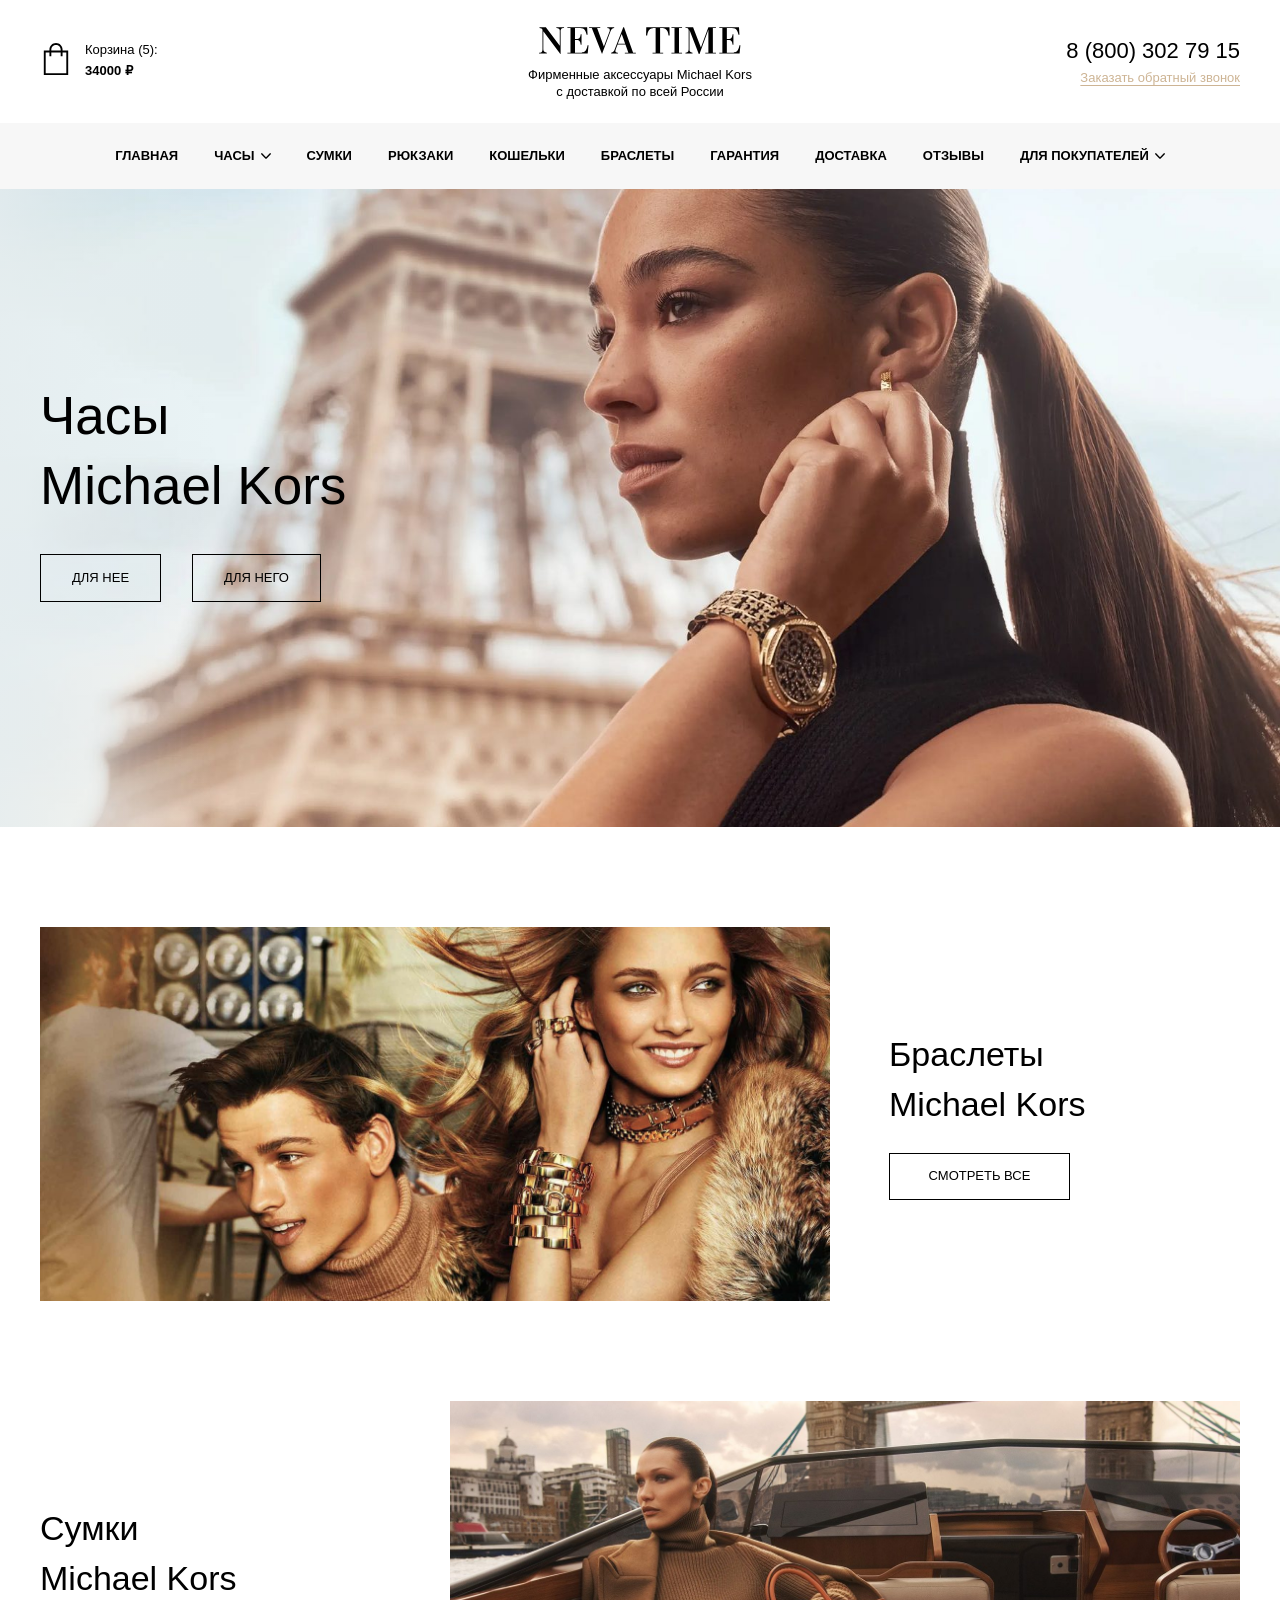
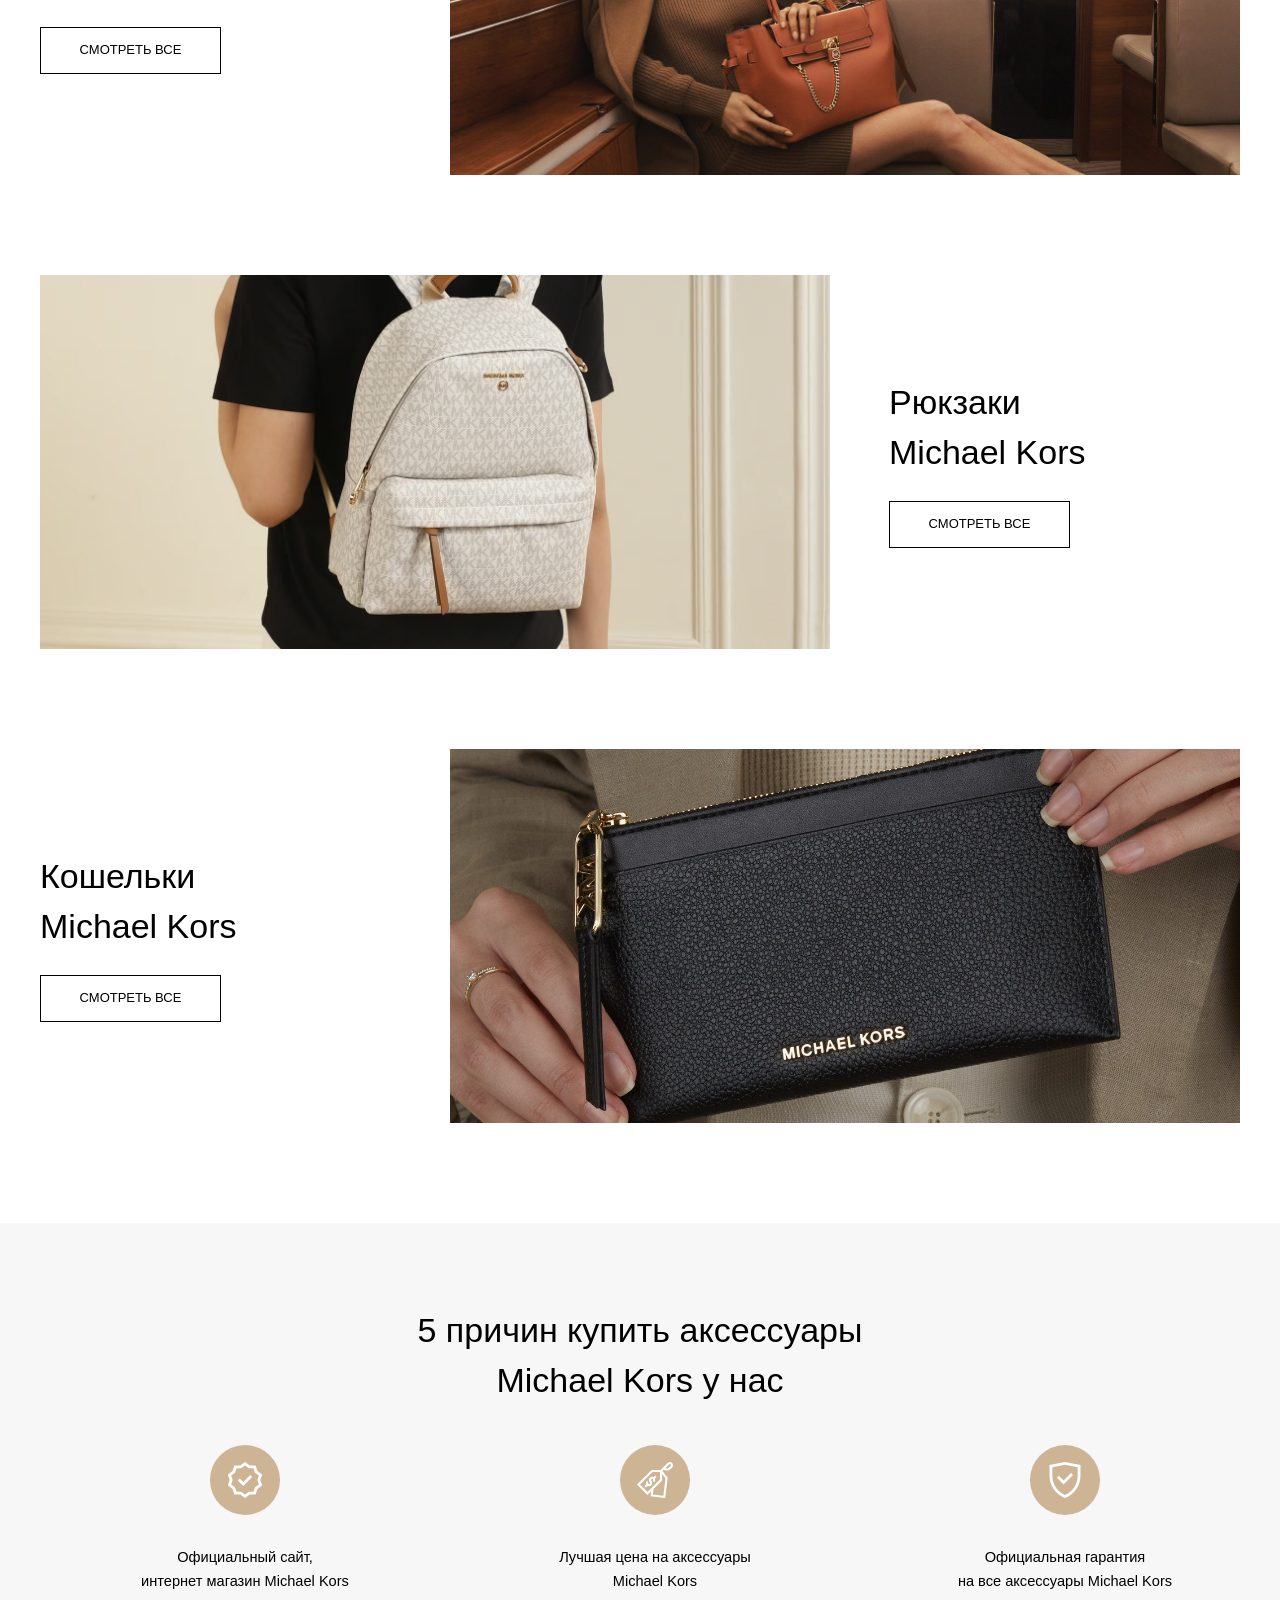
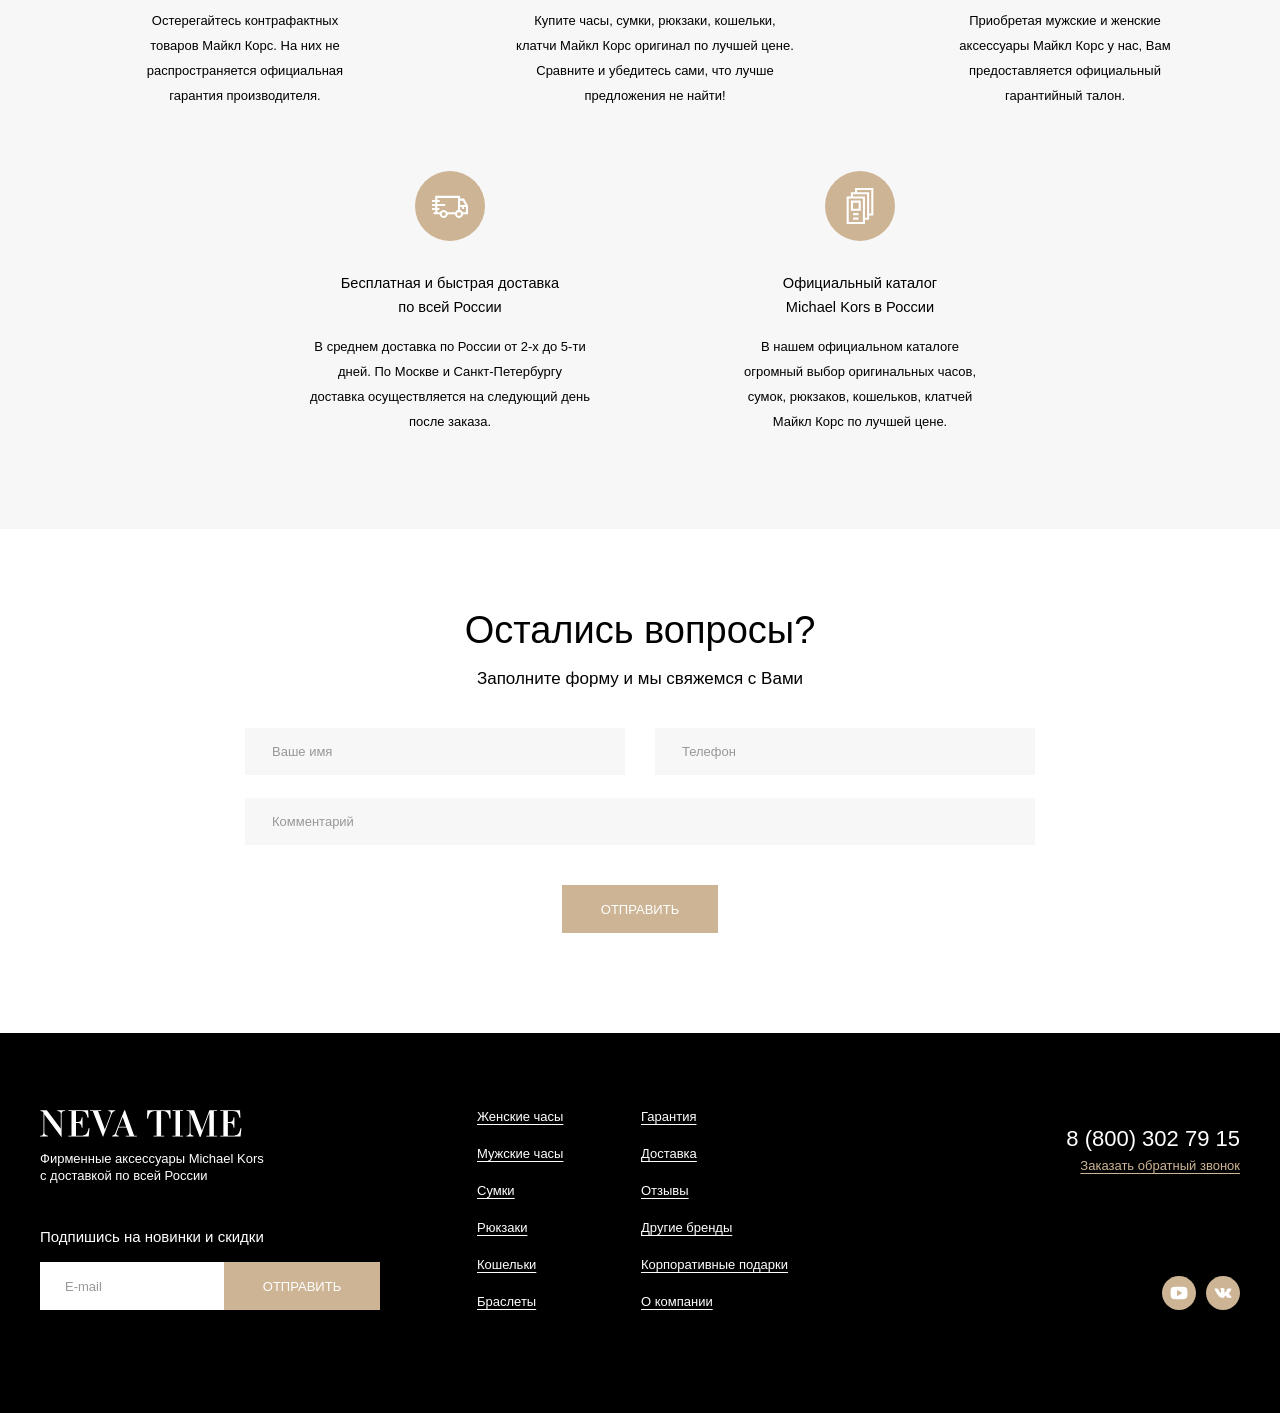
<file: index.html>
<!DOCTYPE html>
<html lang="ru">
<head>
  <meta charset="UTF-8">
  <meta name="viewport" content="width=device-width, initial-scale=1.0">
  <title>NEVA TIME — часы и аксессуары Michael Kors</title>
  <link rel="stylesheet" href="css/style.css">
  <link rel="stylesheet" href="css/home.css">
  <link rel="stylesheet" href="css/mobile.css">
</head>
<body>
  <header class="header">
    <div class="container">
      <button class="shinjiBurger"><span></span><span></span><span></span></button>
      <a class="cart" href="catalog.html">
        <img src="img/icons/cart.svg" alt="Корзина">
        <span class="cart-text">Корзина (<span class="asukaCartCount">5</span>): <br><b class="asukaCartSum">34&nbsp;000&nbsp;₽</b></span>
      </a>
      <a class="logo" href="index.html">
        <img src="img/icons/logo.svg" alt="NEVA TIME">
        <span>Фирменные аксессуары Michael Kors <br>с доставкой по всей России</span>
      </a>
      <div class="phone">
        <a class="phone-number" href="tel:88003027915">8 (800) 302 79 15</a>
        <a class="callback" href="#seeleQuestions">Заказать обратный звонок</a>
      </div>
    </div>
  </header>

  <nav class="nervNav">
    <ul class="nav-list">
      <li class="nav-item"><a href="index.html">Главная</a></li>
      <li class="nav-item has-drop">
        <a class="drop-link" href="#">Часы<img src="img/icons/chevron.svg" alt=""></a>
        <ul class="dropdown">
          <li><a href="catalog.html">Женские часы</a></li>
          <li><a href="catalog.html">Мужские часы</a></li>
        </ul>
      </li>
      <li class="nav-item"><a href="#">Сумки</a></li>
      <li class="nav-item"><a href="#">Рюкзаки</a></li>
      <li class="nav-item"><a href="#">Кошельки</a></li>
      <li class="nav-item"><a href="#">Браслеты</a></li>
      <li class="nav-item"><a href="#">Гарантия</a></li>
      <li class="nav-item"><a href="delivery.html">Доставка</a></li>
      <li class="nav-item"><a href="#">Отзывы</a></li>
      <li class="nav-item has-drop">
        <a class="drop-link" href="#">Для покупателей<img src="img/icons/chevron.svg" alt=""></a>
        <ul class="dropdown dropdown--wide">
          <li><a href="certificate.html">Подарочный сертификат</a></li>
          <li><a href="about.html">О компании</a></li>
          <li><a href="delivery.html">Доставка</a></li>
        </ul>
      </li>
    </ul>
  </nav>

  <section class="hero">
    <img class="hero-img" src="img/hero.jpg" alt="Часы Michael Kors">
    <div class="hero-fade"></div>
    <div class="container">
      <div class="hero-content">
        <h1>Часы <br>Michael Kors</h1>
        <div class="hero-buttons">
          <a class="btn-outline" href="catalog.html">Для нее</a>
          <a class="btn-outline" href="catalog.html">Для него</a>
        </div>
      </div>
    </div>
  </section>

  <section class="categories">
    <div class="container lilithList">
      <div class="category">
        <img src="img/cat-bracelets.jpg" alt="Браслеты Michael Kors" style="object-position: 50% 92%">
        <div class="category-text"><h2>Браслеты <br>Michael Kors</h2>
          <a class="btn-outline" href="#">Смотреть все</a></div>
      </div>
      <div class="category category--reverse">
        <img src="img/cat-bags.jpg" alt="Сумки Michael Kors">
        <div class="category-text"><h2>Сумки <br>Michael Kors</h2>
          <a class="btn-outline" href="#">Смотреть все</a></div>
      </div>
      <div class="category">
        <img src="img/cat-backpacks.jpg" alt="Рюкзаки Michael Kors">
        <div class="category-text"><h2>Рюкзаки <br>Michael Kors</h2>
          <a class="btn-outline" href="#">Смотреть все</a></div>
      </div>
      <div class="category category--reverse">
        <img src="img/cat-wallets.jpg" alt="Кошельки Michael Kors">
        <div class="category-text"><h2>Кошельки <br>Michael Kors</h2>
          <a class="btn-outline" href="#">Смотреть все</a></div>
      </div>
    </div>
  </section>

  <section class="reasons">
    <div class="container">
      <h2>5 причин купить аксессуары <br>Michael Kors у нас</h2>
      <div class="angelReasons">
        <div class="reason"><div class="reason-icon"><img src="img/icons/reason1.svg" alt=""></div>
          <h3>Официальный сайт, <br>интернет магазин Michael Kors</h3><p>Остерегайтесь контрафактных <br>товаров Майкл Корс. На них не <br>распространяется официальная <br>гарантия производителя.</p></div>
        <div class="reason"><div class="reason-icon"><img src="img/icons/reason2.svg" alt=""></div>
          <h3>Лучшая цена на аксессуары <br>Michael Kors</h3><p>Купите часы, сумки, рюкзаки, кошельки, <br>клатчи Майкл Корс оригинал по лучшей цене. <br>Сравните и убедитесь сами, что лучше <br>предложения не найти!</p></div>
        <div class="reason"><div class="reason-icon"><img src="img/icons/reason3.svg" alt=""></div>
          <h3>Официальная гарантия <br>на все аксессуары Michael Kors</h3><p>Приобретая мужские и женские <br>аксессуары Майкл Корс у нас, Вам <br>предоставляется официальный <br>гарантийный талон.</p></div>
        <div class="reason"><div class="reason-icon"><img src="img/icons/reason4.svg" alt=""></div>
          <h3>Бесплатная и быстрая доставка <br>по всей России</h3><p>В среднем доставка по России от 2-х до 5-ти <br>дней. По Москве и Санкт-Петербургу <br>доставка осуществляется на следующий день <br>после заказа.</p></div>
        <div class="reason"><div class="reason-icon"><img src="img/icons/reason5.svg" alt=""></div>
          <h3>Официальный каталог <br>Michael Kors в России</h3><p>В нашем официальном каталоге <br>огромный выбор оригинальных часов, <br>сумок, рюкзаков, кошельков, клатчей <br>Майкл Корс по лучшей цене.</p></div>
      </div>
    </div>
  </section>

  <section class="seeleQuestions home-questions">
    <h2>Остались вопросы?</h2>
    <p class="questions-sub">Заполните форму и мы свяжемся с Вами</p>
    <div class="form">
      <input class="gendoName" type="text" placeholder="Ваше имя">
      <input class="fuyutsukiPhone" type="text" placeholder="Телефон">
      <input type="text" class="wide ritsukoComment" placeholder="Комментарий">
    </div>
    <button class="btn-beige misatoBtn">Отправить</button>
    <p class="makotoMessage"></p>
  </section>

  <footer class="footer">
    <div class="container">
      <img class="footer-logo" src="img/icons/logo.svg" alt="NEVA TIME">
      <p class="footer-brand">Фирменные аксессуары Michael Kors <br>с доставкой по всей России</p>
      <p class="footer-subscribe-title">Подпишись на новинки и скидки</p>
      <div class="subscribe-form">
        <input class="kajiEmail" type="text" placeholder="E-mail">
        <button class="reiBtn">Отправить</button>
      </div>
      <ul class="footer-links footer-links--1">
        <li><a href="catalog.html">Женские часы</a></li>
        <li><a href="catalog.html">Мужские часы</a></li>
        <li><a href="#">Сумки</a></li>
        <li><a href="#">Рюкзаки</a></li>
        <li><a href="#">Кошельки</a></li>
        <li><a href="#">Браслеты</a></li>
      </ul>
      <ul class="footer-links footer-links--2">
        <li><a href="#">Гарантия</a></li>
        <li><a href="delivery.html">Доставка</a></li>
        <li><a href="#">Отзывы</a></li>
        <li><a href="about.html#ikariBrands">Другие бренды</a></li>
        <li><a href="certificate.html">Корпоративные подарки</a></li>
        <li><a href="about.html">О компании</a></li>
      </ul>
      <div class="footer-phone">
        <a class="phone-number" href="tel:88003027915">8 (800) 302 79 15</a>
        <a class="callback" href="#seeleQuestions">Заказать обратный звонок</a>
      </div>
      <div class="footer-social">
        <a href="#"><img src="img/icons/youtube.svg" alt="YouTube"></a>
        <a href="#"><img src="img/icons/vk.svg" alt="ВКонтакте"></a>
      </div>
    </div>
  </footer>
  <script src="js/script.js"></script>
</body>
</html>
</file>
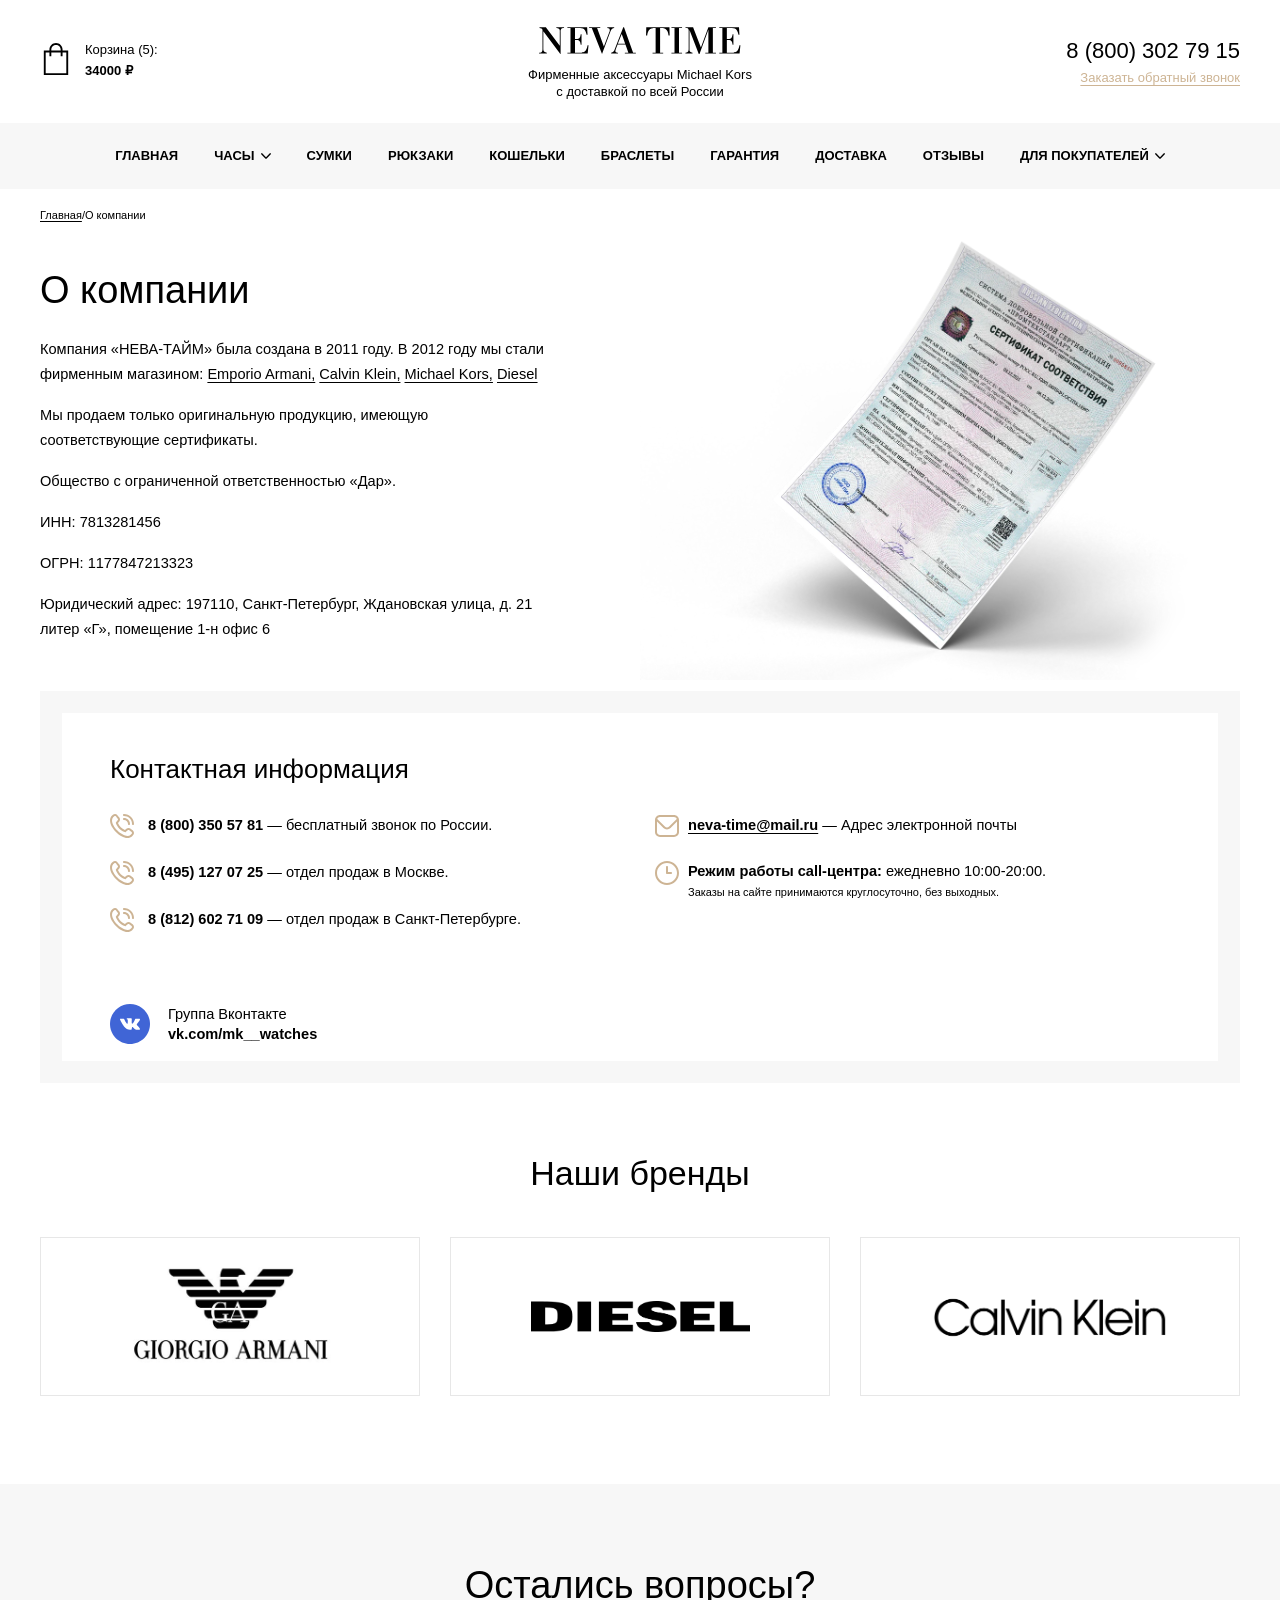
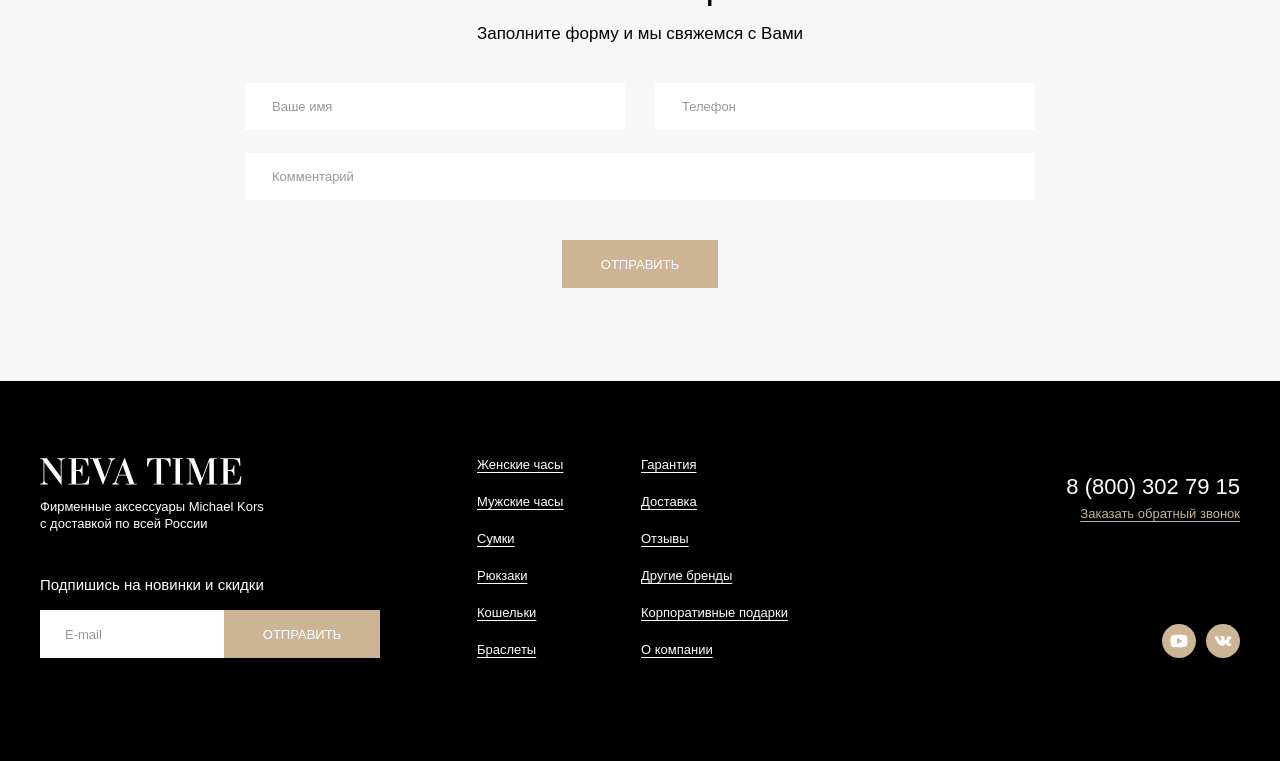
<file: about.html>
<!DOCTYPE html>
<html lang="ru">
<head>
  <meta charset="UTF-8">
  <meta name="viewport" content="width=device-width, initial-scale=1.0">
  <title>О компании — NEVA TIME</title>
  <link rel="stylesheet" href="css/style.css">
  <link rel="stylesheet" href="css/about.css">
  <link rel="stylesheet" href="css/mobile.css">
</head>
<body>
  <header class="header">
    <div class="container">
      <button class="shinjiBurger"><span></span><span></span><span></span></button>
      <a class="cart" href="catalog.html">
        <img src="../img/icons/cart.svg" alt="Корзина">
        <span class="cart-text">Корзина (<span class="asukaCartCount">5</span>): <br><b class="asukaCartSum">34&nbsp;000&nbsp;₽</b></span>
      </a>
      <a class="logo" href="index.html">
        <img src="../img/icons/logo.svg" alt="NEVA TIME">
        <span>Фирменные аксессуары Michael Kors <br>с доставкой по всей России</span>
      </a>
      <div class="phone">
        <a class="phone-number" href="tel:88003027915">8 (800) 302 79 15</a>
        <a class="callback" href="#seeleQuestions">Заказать обратный звонок</a>
      </div>
    </div>
  </header>

  <nav class="nervNav">
    <ul class="nav-list">
      <li class="nav-item"><a href="index.html">Главная</a></li>
      <li class="nav-item has-drop">
        <a class="drop-link" href="#">Часы<img src="../img/icons/chevron.svg" alt=""></a>
        <ul class="dropdown">
          <li><a href="catalog.html">Женские часы</a></li>
          <li><a href="catalog.html">Мужские часы</a></li>
        </ul>
      </li>
      <li class="nav-item"><a href="#">Сумки</a></li>
      <li class="nav-item"><a href="#">Рюкзаки</a></li>
      <li class="nav-item"><a href="#">Кошельки</a></li>
      <li class="nav-item"><a href="#">Браслеты</a></li>
      <li class="nav-item"><a href="#">Гарантия</a></li>
      <li class="nav-item"><a href="delivery.html">Доставка</a></li>
      <li class="nav-item"><a href="#">Отзывы</a></li>
      <li class="nav-item has-drop">
        <a class="drop-link" href="#">Для покупателей<img src="../img/icons/chevron.svg" alt=""></a>
        <ul class="dropdown dropdown--wide">
          <li><a href="certificate.html">Подарочный сертификат</a></li>
          <li><a href="about.html">О компании</a></li>
          <li><a href="delivery.html">Доставка</a></li>
        </ul>
      </li>
    </ul>
  </nav>

  <main class="container">
    <div class="about-top">
      <div class="breadcrumbs"><a href="index.html">Главная</a>/О компании</div>
      <h1>О компании</h1>
      <div class="about-text">
        <p>Компания «НЕВА-ТАЙМ» была создана в 2011 году. В 2012 году мы стали <br>фирменным магазином: <a href="#">Emporio Armani,</a> <a href="#">Calvin Klein,</a> <a href="#">Michael Kors,</a> <a href="#">Diesel</a></p>
        <p>Мы продаем только оригинальную продукцию, имеющую <br>соответствующие сертификаты.</p>
        <p>Общество с ограниченной ответственностью «Дар».</p>
        <p>ИНН: 7813281456</p>
        <p>ОГРН: 1177847213323</p>
        <p>Юридический адрес: 197110, Санкт-Петербург, Ждановская улица, д. 21 <br>литер «Г», помещение 1-н офис 6</p>
      </div>
      <img class="about-cert" src="../img/cert-about.webp" alt="Сертификат соответствия">
    </div>

    <section class="contacts">
      <h2>Контактная информация</h2>
      <div class="contacts-body">
        <div class="contact-row" style="top: 0"><img src="../img/icons/phone.svg" alt=""><span><b>8 (800) 350 57 81</b> — бесплатный звонок по России.</span></div>
        <div class="contact-row" style="top: 47px"><img src="../img/icons/phone.svg" alt=""><span><b>8 (495) 127 07 25</b> — отдел продаж в Москве.</span></div>
        <div class="contact-row" style="top: 94px"><img src="../img/icons/phone.svg" alt=""><span><b>8 (812) 602 71 09</b> — отдел продаж в Санкт-Петербурге.</span></div>
        <div class="contact-row contact-row--right" style="top: 0"><img src="../img/icons/mail.svg" alt=""><span><a href="mailto:neva-time@mail.ru">neva-time@mail.ru</a> — Адрес электронной почты</span></div>
        <div class="contact-row contact-row--right" style="top: 47px; align-items: flex-start"><img src="../img/icons/clock.svg" alt=""><span><b>Режим работы call-центра:</b> ежедневно 10:00-20:00.<span class="contact-hours">Заказы на сайте принимаются круглосуточно, без выходных.</span></span></div>
        <a class="contact-vk" href="#"><img src="../img/icons/vk-big.svg" alt="ВКонтакте"><span>Группа Вконтакте <br><b>vk.com/mk__watches</b></span></a>
      </div>
    </section>

    <section class="ikariBrands">
      <h2>Наши бренды</h2>
      <div class="brands-list">
        <div class="brand brand--armani"><img src="../img/brand-armani.png" alt="Giorgio Armani"></div>
        <div class="brand brand--diesel"><img src="../img/brand-diesel.png" alt="Diesel"></div>
        <div class="brand brand--calvin"><img src="../img/brand-calvin.png" alt="Calvin Klein"></div>
      </div>
    </section>
  </main>

  <section class="seeleQuestions questions--gray about-questions">
    <h2>Остались вопросы?</h2>
    <p class="questions-sub">Заполните форму и мы свяжемся с Вами</p>
    <div class="form">
      <input class="gendoName" type="text" placeholder="Ваше имя">
      <input class="fuyutsukiPhone" type="text" placeholder="Телефон">
      <input type="text" class="wide ritsukoComment" placeholder="Комментарий">
    </div>
    <button class="btn-beige misatoBtn">Отправить</button>
    <p class="makotoMessage"></p>
  </section>

  <footer class="footer">
    <div class="container">
      <img class="footer-logo" src="../img/icons/logo.svg" alt="NEVA TIME">
      <p class="footer-brand">Фирменные аксессуары Michael Kors <br>с доставкой по всей России</p>
      <p class="footer-subscribe-title">Подпишись на новинки и скидки</p>
      <div class="subscribe-form">
        <input class="kajiEmail" type="text" placeholder="E-mail">
        <button class="reiBtn">Отправить</button>
      </div>
      <ul class="footer-links footer-links--1">
        <li><a href="catalog.html">Женские часы</a></li>
        <li><a href="catalog.html">Мужские часы</a></li>
        <li><a href="#">Сумки</a></li>
        <li><a href="#">Рюкзаки</a></li>
        <li><a href="#">Кошельки</a></li>
        <li><a href="#">Браслеты</a></li>
      </ul>
      <ul class="footer-links footer-links--2">
        <li><a href="#">Гарантия</a></li>
        <li><a href="delivery.html">Доставка</a></li>
        <li><a href="#">Отзывы</a></li>
        <li><a href="about.html#ikariBrands">Другие бренды</a></li>
        <li><a href="certificate.html">Корпоративные подарки</a></li>
        <li><a href="about.html">О компании</a></li>
      </ul>
      <div class="footer-phone">
        <a class="phone-number" href="tel:88003027915">8 (800) 302 79 15</a>
        <a class="callback" href="#seeleQuestions">Заказать обратный звонок</a>
      </div>
      <div class="footer-social">
        <a href="#"><img src="../img/icons/youtube.svg" alt="YouTube"></a>
        <a href="#"><img src="../img/icons/vk.svg" alt="ВКонтакте"></a>
      </div>
    </div>
  </footer>
  <script src="js/script.js"></script>
</body>
</html>
</file>
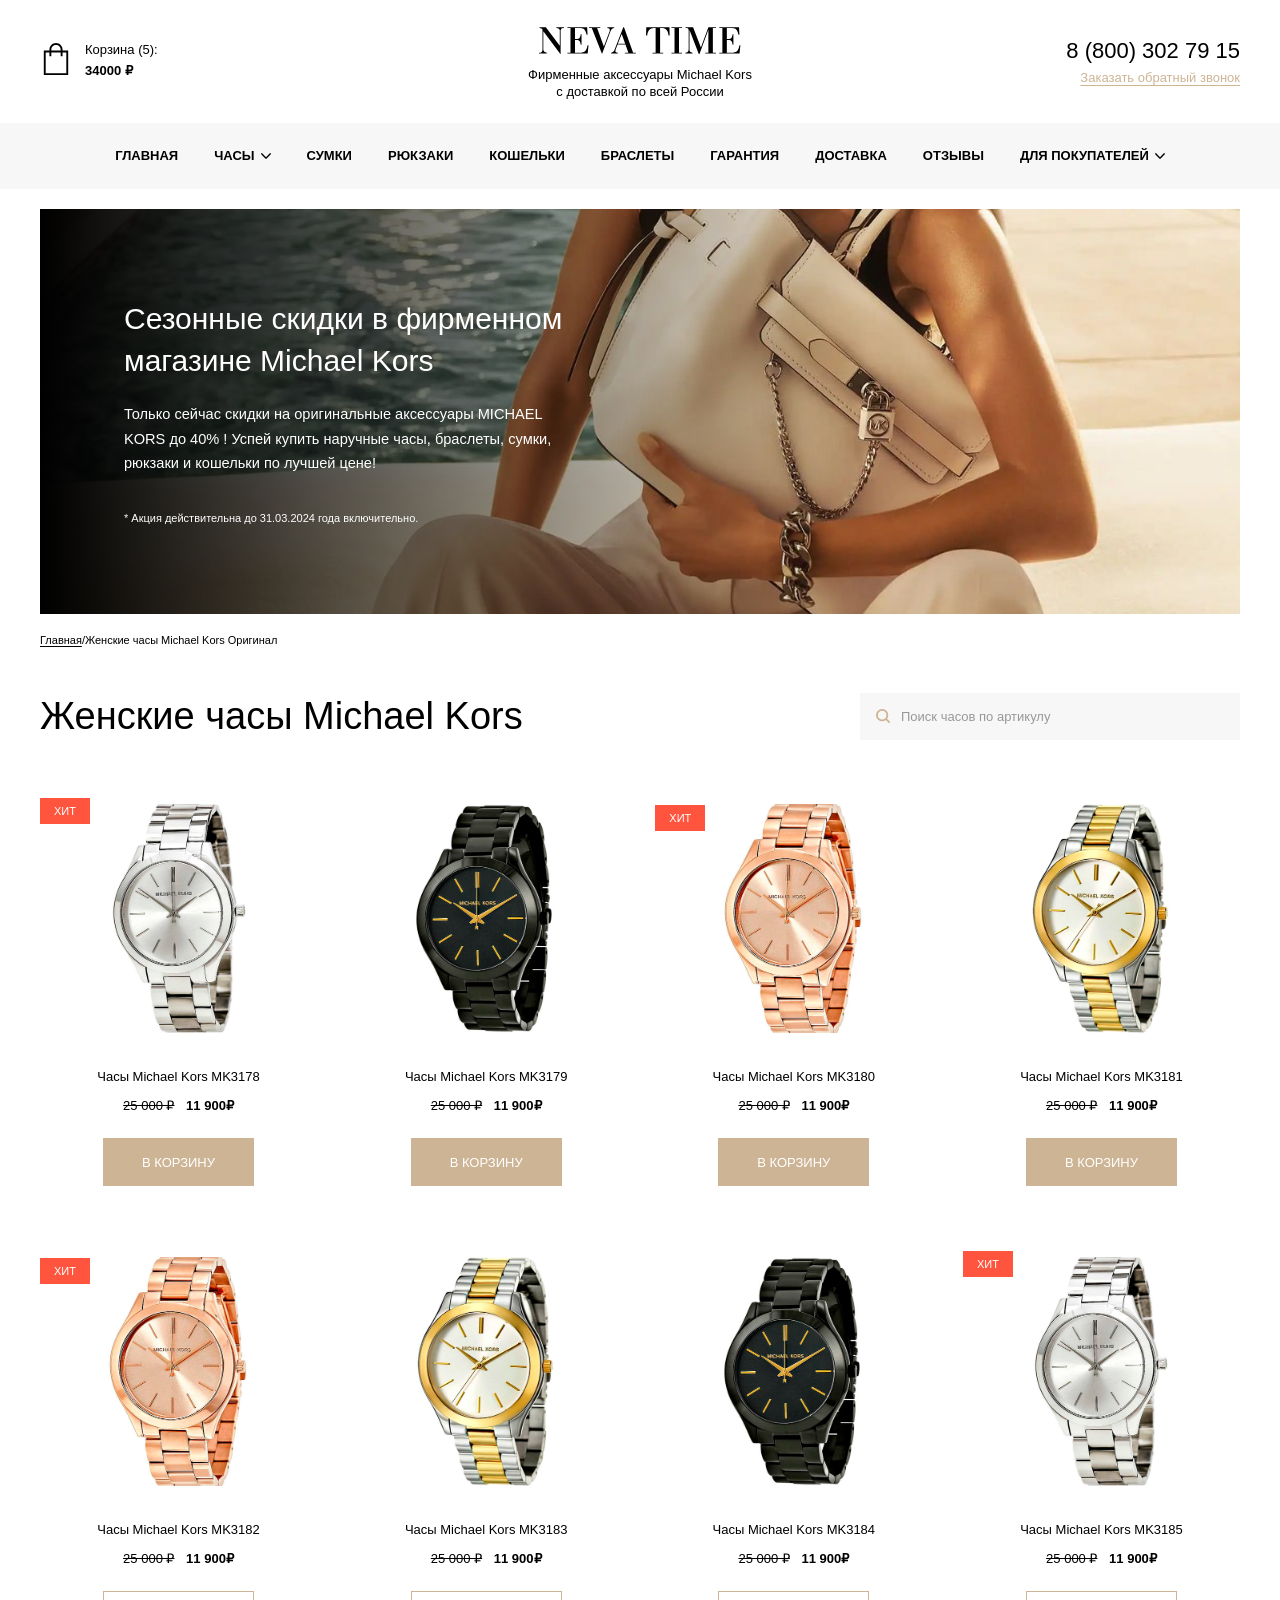
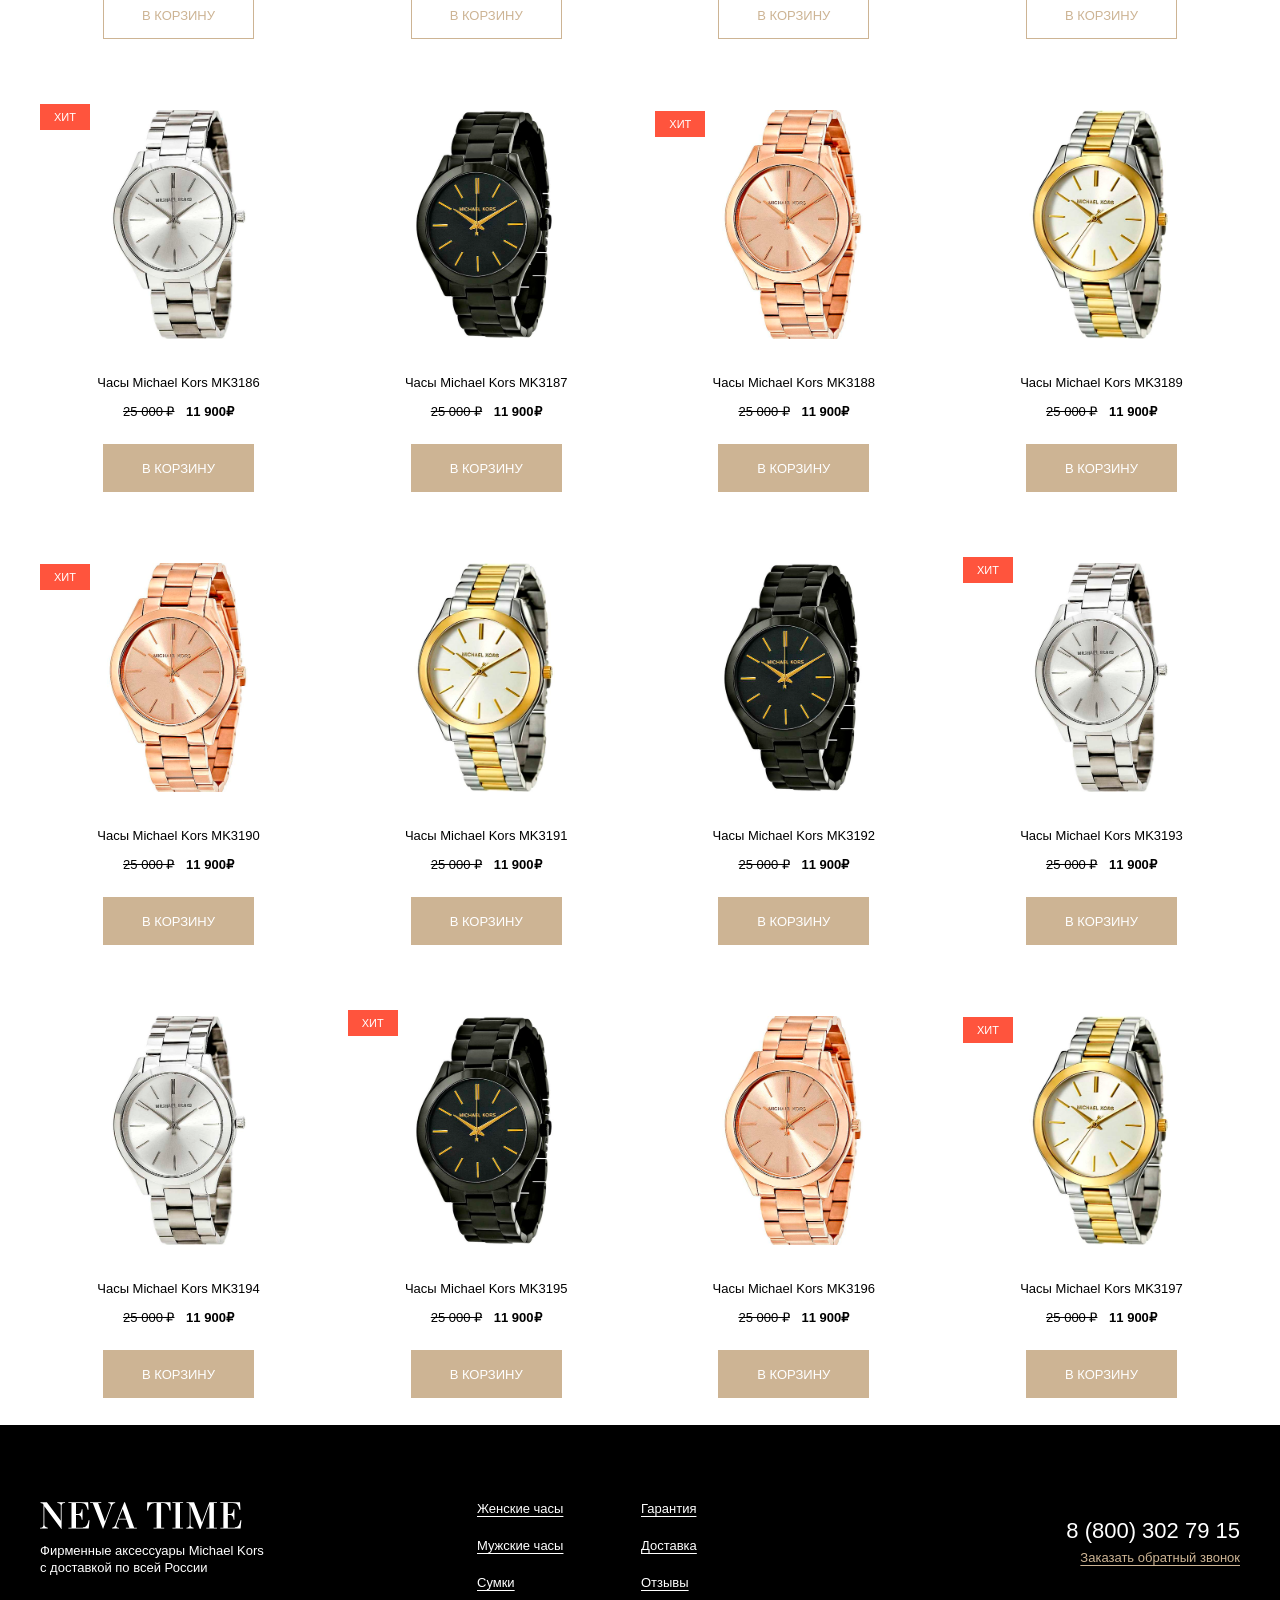
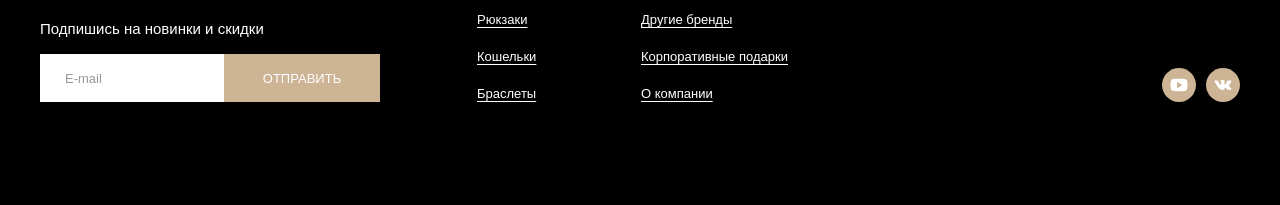
<file: catalog.html>
<!DOCTYPE html>
<html lang="ru">
<head>
  <meta charset="UTF-8">
  <meta name="viewport" content="width=device-width, initial-scale=1.0">
  <title>Женские часы Michael Kors — NEVA TIME</title>
  <link rel="stylesheet" href="css/style.css">
  <link rel="stylesheet" href="css/catalog.css">
  <link rel="stylesheet" href="css/mobile.css">
</head>
<body>
  <header class="header">
    <div class="container">
      <button class="shinjiBurger"><span></span><span></span><span></span></button>
      <a class="cart" href="catalog.html">
        <img src="img/icons/cart.svg" alt="Корзина">
        <span class="cart-text">Корзина (<span class="asukaCartCount">5</span>): <br><b class="asukaCartSum">34&nbsp;000&nbsp;₽</b></span>
      </a>
      <a class="logo" href="index.html">
        <img src="img/icons/logo.svg" alt="NEVA TIME">
        <span>Фирменные аксессуары Michael Kors <br>с доставкой по всей России</span>
      </a>
      <div class="phone">
        <a class="phone-number" href="tel:88003027915">8 (800) 302 79 15</a>
        <a class="callback" href="#seeleQuestions">Заказать обратный звонок</a>
      </div>
    </div>
  </header>

  <nav class="nervNav">
    <ul class="nav-list">
      <li class="nav-item"><a href="index.html">Главная</a></li>
      <li class="nav-item has-drop">
        <a class="drop-link" href="#">Часы<img src="img/icons/chevron.svg" alt=""></a>
        <ul class="dropdown">
          <li><a href="catalog.html">Женские часы</a></li>
          <li><a href="catalog.html">Мужские часы</a></li>
        </ul>
      </li>
      <li class="nav-item"><a href="#">Сумки</a></li>
      <li class="nav-item"><a href="#">Рюкзаки</a></li>
      <li class="nav-item"><a href="#">Кошельки</a></li>
      <li class="nav-item"><a href="#">Браслеты</a></li>
      <li class="nav-item"><a href="#">Гарантия</a></li>
      <li class="nav-item"><a href="delivery.html">Доставка</a></li>
      <li class="nav-item"><a href="#">Отзывы</a></li>
      <li class="nav-item has-drop">
        <a class="drop-link" href="#">Для покупателей<img src="img/icons/chevron.svg" alt=""></a>
        <ul class="dropdown dropdown--wide">
          <li><a href="certificate.html">Подарочный сертификат</a></li>
          <li><a href="about.html">О компании</a></li>
          <li><a href="delivery.html">Доставка</a></li>
        </ul>
      </li>
    </ul>
  </nav>

  <section class="slider">
    <img class="slider-img" src="img/slider.jpg" alt="Сезонные скидки">
    <div class="slider-shade"></div>
    <div class="slider-text">
      <h2 class="toujiTitle">Сезонные скидки в фирменном <br>магазине Michael Kors</h2>
      <p class="hikariDesc">Только сейчас скидки на оригинальные аксессуары MICHAEL <br>KORS до 40% ! Успей купить наручные часы, браслеты, сумки, <br>рюкзаки и кошельки по лучшей цене!</p>
    </div>
    <p class="pennpennNote">* Акция действительна до 31.03.2024 года включительно.</p>
  </section>

  <main class="container">
    <div class="breadcrumbs"><a href="index.html">Главная</a>/Женские часы Michael Kors Оригинал</div>

    <div class="catalog-head">
      <h1>Женские часы Michael Kors</h1>
      <div class="search">
        <img src="img/icons/search.svg" alt="">
        <input class="mariSearch" type="text" placeholder="Поиск часов по артикулу">
      </div>
    </div>

    <div class="evaProducts"></div>
  </main>

  <footer class="footer">
    <div class="container">
      <img class="footer-logo" src="img/icons/logo.svg" alt="NEVA TIME">
      <p class="footer-brand">Фирменные аксессуары Michael Kors <br>с доставкой по всей России</p>
      <p class="footer-subscribe-title">Подпишись на новинки и скидки</p>
      <div class="subscribe-form">
        <input class="kajiEmail" type="text" placeholder="E-mail">
        <button class="reiBtn">Отправить</button>
      </div>
      <ul class="footer-links footer-links--1">
        <li><a href="catalog.html">Женские часы</a></li>
        <li><a href="catalog.html">Мужские часы</a></li>
        <li><a href="#">Сумки</a></li>
        <li><a href="#">Рюкзаки</a></li>
        <li><a href="#">Кошельки</a></li>
        <li><a href="#">Браслеты</a></li>
      </ul>
      <ul class="footer-links footer-links--2">
        <li><a href="#">Гарантия</a></li>
        <li><a href="delivery.html">Доставка</a></li>
        <li><a href="#">Отзывы</a></li>
        <li><a href="about.html#ikariBrands">Другие бренды</a></li>
        <li><a href="certificate.html">Корпоративные подарки</a></li>
        <li><a href="about.html">О компании</a></li>
      </ul>
      <div class="footer-phone">
        <a class="phone-number" href="tel:88003027915">8 (800) 302 79 15</a>
        <a class="callback" href="#seeleQuestions">Заказать обратный звонок</a>
      </div>
      <div class="footer-social">
        <a href="#"><img src="img/icons/youtube.svg" alt="YouTube"></a>
        <a href="#"><img src="img/icons/vk.svg" alt="ВКонтакте"></a>
      </div>
    </div>
  </footer>
  <script src="js/script.js"></script>
</body>
</html>
</file>
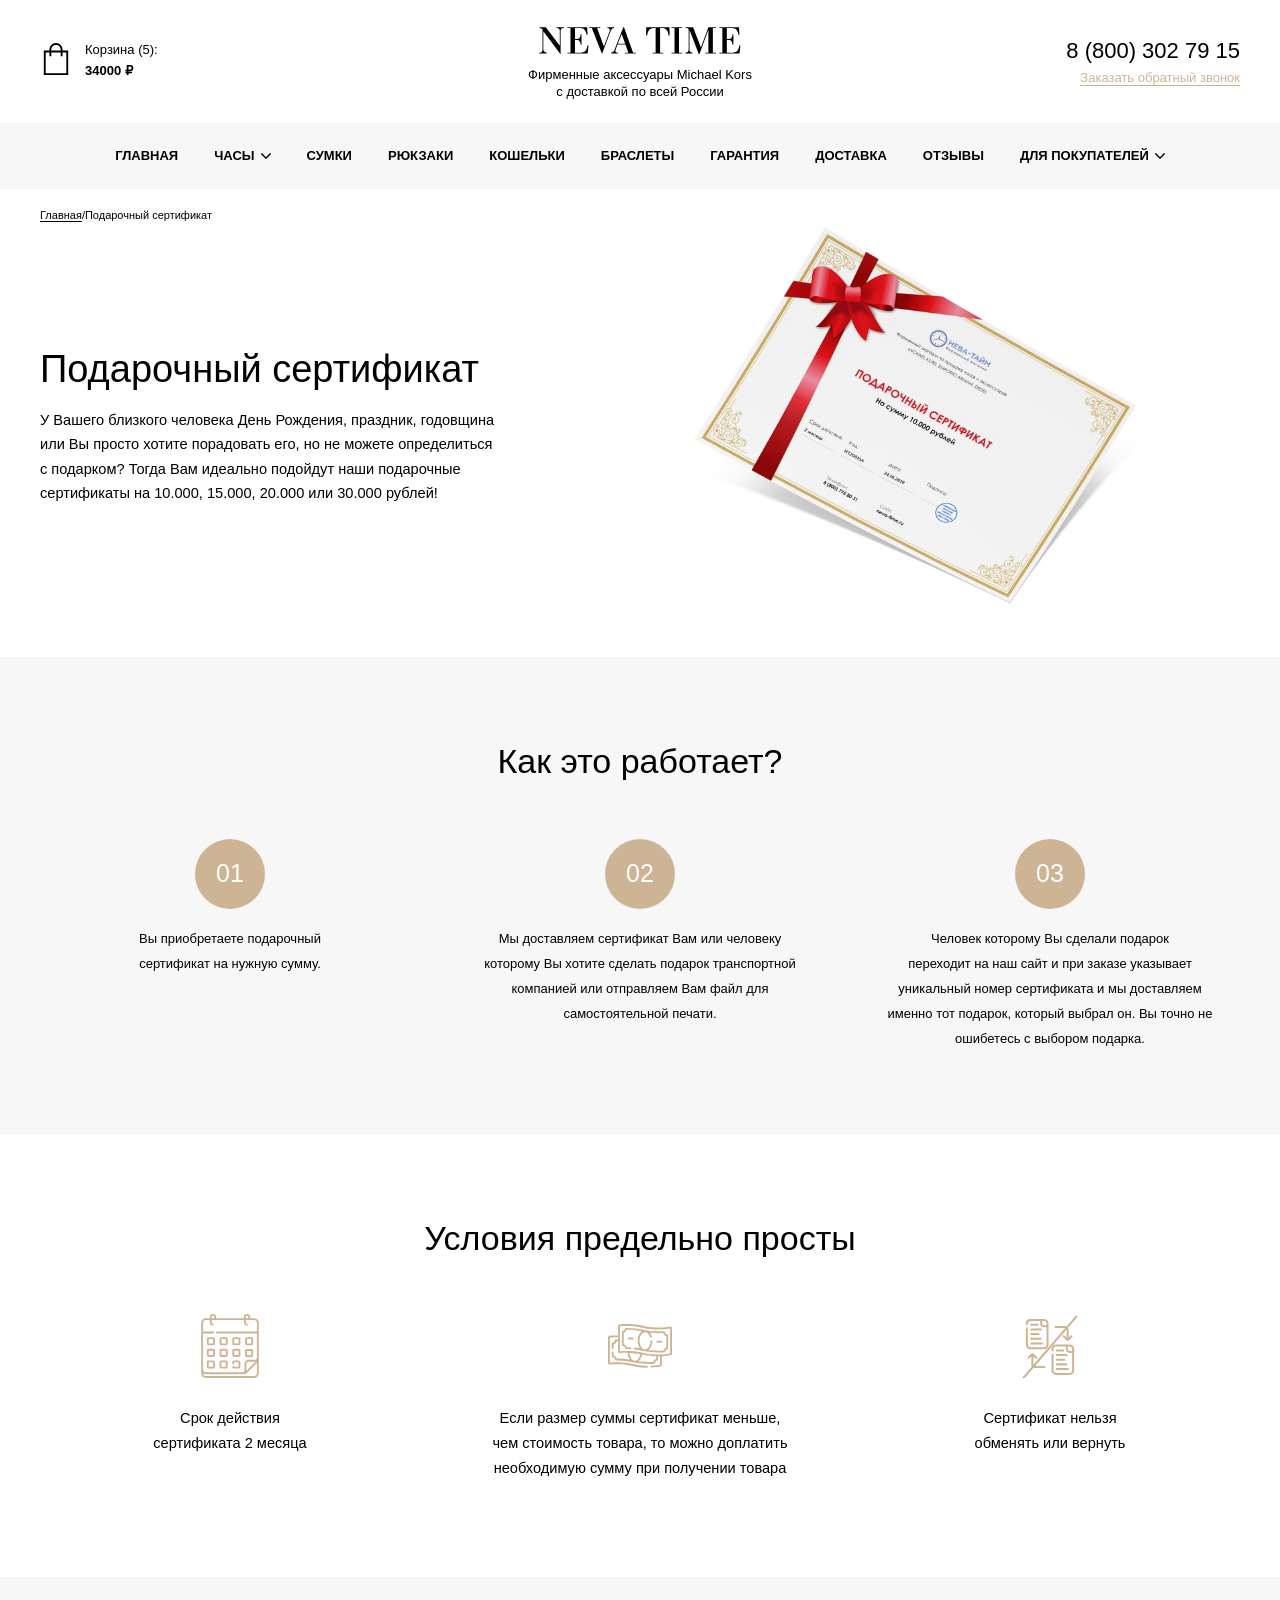
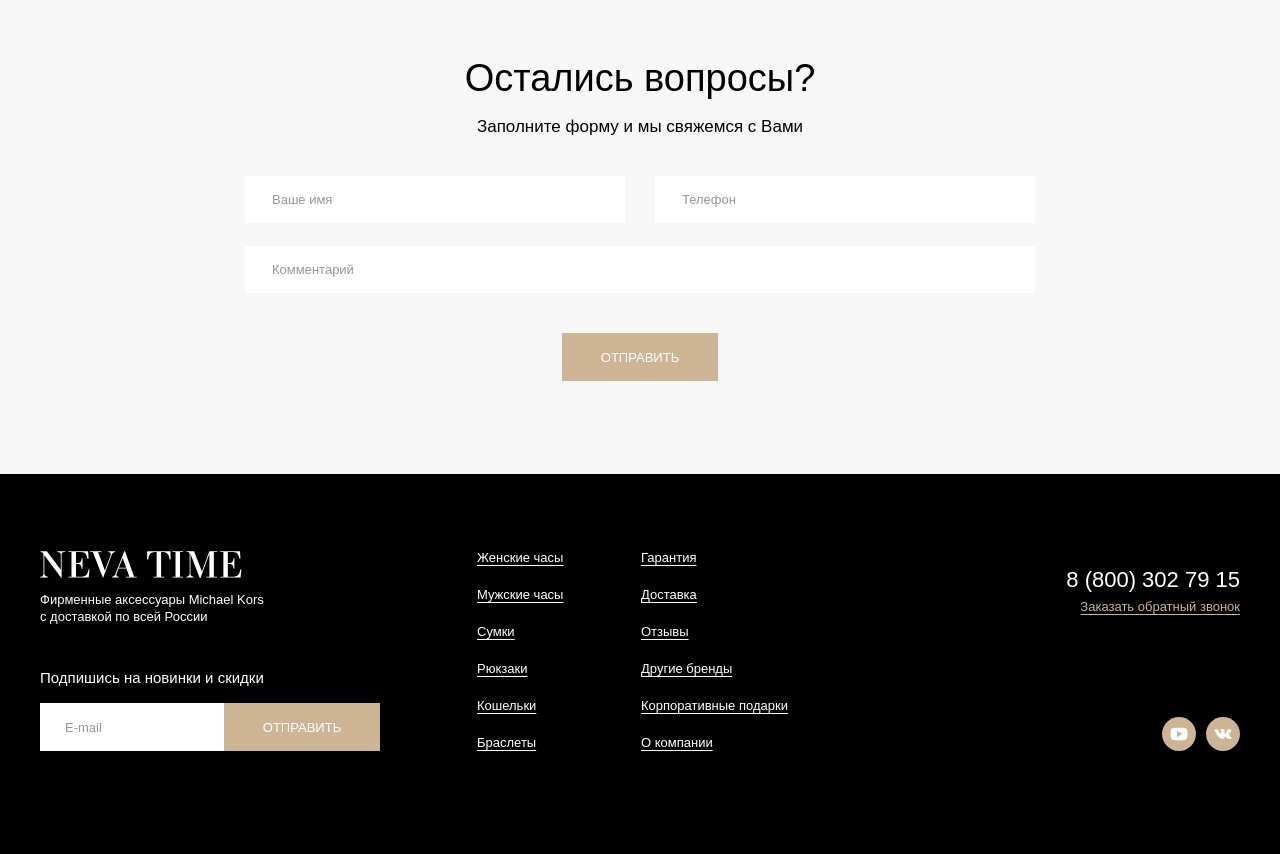
<file: certificate.html>
<!DOCTYPE html>
<html lang="ru">
<head>
  <meta charset="UTF-8">
  <meta name="viewport" content="width=device-width, initial-scale=1.0">
  <title>Подарочный сертификат — NEVA TIME</title>
  <link rel="stylesheet" href="css/style.css">
  <link rel="stylesheet" href="css/certificate.css">
  <link rel="stylesheet" href="css/mobile.css">
</head>
<body>
  <header class="header">
    <div class="container">
      <button class="shinjiBurger"><span></span><span></span><span></span></button>
      <a class="cart" href="catalog.html">
        <img src="../img/icons/cart.svg" alt="Корзина">
        <span class="cart-text">Корзина (<span class="asukaCartCount">5</span>): <br><b class="asukaCartSum">34&nbsp;000&nbsp;₽</b></span>
      </a>
      <a class="logo" href="index.html">
        <img src="../img/icons/logo.svg" alt="NEVA TIME">
        <span>Фирменные аксессуары Michael Kors <br>с доставкой по всей России</span>
      </a>
      <div class="phone">
        <a class="phone-number" href="tel:88003027915">8 (800) 302 79 15</a>
        <a class="callback" href="#seeleQuestions">Заказать обратный звонок</a>
      </div>
    </div>
  </header>

  <nav class="nervNav">
    <ul class="nav-list">
      <li class="nav-item"><a href="index.html">Главная</a></li>
      <li class="nav-item has-drop">
        <a class="drop-link" href="#">Часы<img src="../img/icons/chevron.svg" alt=""></a>
        <ul class="dropdown">
          <li><a href="catalog.html">Женские часы</a></li>
          <li><a href="catalog.html">Мужские часы</a></li>
        </ul>
      </li>
      <li class="nav-item"><a href="#">Сумки</a></li>
      <li class="nav-item"><a href="#">Рюкзаки</a></li>
      <li class="nav-item"><a href="#">Кошельки</a></li>
      <li class="nav-item"><a href="#">Браслеты</a></li>
      <li class="nav-item"><a href="#">Гарантия</a></li>
      <li class="nav-item"><a href="delivery.html">Доставка</a></li>
      <li class="nav-item"><a href="#">Отзывы</a></li>
      <li class="nav-item has-drop">
        <a class="drop-link" href="#">Для покупателей<img src="../img/icons/chevron.svg" alt=""></a>
        <ul class="dropdown dropdown--wide">
          <li><a href="certificate.html">Подарочный сертификат</a></li>
          <li><a href="about.html">О компании</a></li>
          <li><a href="delivery.html">Доставка</a></li>
        </ul>
      </li>
    </ul>
  </nav>

  <main>
    <div class="container cert-hero">
      <div class="breadcrumbs"><a href="index.html">Главная</a>/Подарочный сертификат</div>
      <div class="cert-hero-text">
        <h1>Подарочный сертификат</h1>
        <p>У Вашего близкого человека День Рождения, праздник, годовщина <br>или Вы просто хотите порадовать его, но не можете определиться <br>с подарком? Тогда Вам идеально подойдут наши подарочные <br>сертификаты на 10.000, 15.000, 20.000 или 30.000 рублей!</p>
      </div>
      <div class="cert-hero-img"><img src="../img/cert-gift.webp" alt="Подарочный сертификат"></div>
    </div>

    <section class="steps">
      <h2>Как это работает?</h2>
      <div class="steps-list">
        <div class="step">
          <div class="step-num">01</div>
          <p>Вы приобретаете подарочный <br>сертификат на нужную сумму.</p>
        </div>
        <div class="step">
          <div class="step-num">02</div>
          <p>Мы доставляем сертификат Вам или человеку <br>которому Вы хотите сделать подарок транспортной <br>компанией или отправляем Вам файл для <br>самостоятельной печати.</p>
        </div>
        <div class="step">
          <div class="step-num">03</div>
          <p>Человек которому Вы сделали подарок <br>переходит на наш сайт и при заказе указывает <br>уникальный номер сертификата и мы доставляем <br>именно тот подарок, который выбрал он. Вы точно не <br>ошибетесь с выбором подарка.</p>
        </div>
      </div>
    </section>

    <section class="conditions">
      <h2>Условия предельно просты</h2>
      <div class="conditions-list">
        <div class="condition">
          <img src="../img/icons/cond1.svg" alt="">
          <h3>Срок действия <br>сертификата 2 месяца</h3>
        </div>
        <div class="condition">
          <img src="../img/icons/cond2.svg" alt="">
          <h3>Если размер суммы сертификат меньше, <br>чем стоимость товара, то можно доплатить <br>необходимую сумму при получении товара</h3>
        </div>
        <div class="condition">
          <img src="../img/icons/cond3.svg" alt="">
          <h3>Сертификат нельзя <br>обменять или вернуть</h3>
        </div>
      </div>
    </section>
  </main>

  <section class="seeleQuestions questions--gray about-questions">
    <h2>Остались вопросы?</h2>
    <p class="questions-sub">Заполните форму и мы свяжемся с Вами</p>
    <div class="form">
      <input class="gendoName" type="text" placeholder="Ваше имя">
      <input class="fuyutsukiPhone" type="text" placeholder="Телефон">
      <input type="text" class="wide ritsukoComment" placeholder="Комментарий">
    </div>
    <button class="btn-beige misatoBtn">Отправить</button>
    <p class="makotoMessage"></p>
  </section>

  <footer class="footer">
    <div class="container">
      <img class="footer-logo" src="../img/icons/logo.svg" alt="NEVA TIME">
      <p class="footer-brand">Фирменные аксессуары Michael Kors <br>с доставкой по всей России</p>
      <p class="footer-subscribe-title">Подпишись на новинки и скидки</p>
      <div class="subscribe-form">
        <input class="kajiEmail" type="text" placeholder="E-mail">
        <button class="reiBtn">Отправить</button>
      </div>
      <ul class="footer-links footer-links--1">
        <li><a href="catalog.html">Женские часы</a></li>
        <li><a href="catalog.html">Мужские часы</a></li>
        <li><a href="#">Сумки</a></li>
        <li><a href="#">Рюкзаки</a></li>
        <li><a href="#">Кошельки</a></li>
        <li><a href="#">Браслеты</a></li>
      </ul>
      <ul class="footer-links footer-links--2">
        <li><a href="#">Гарантия</a></li>
        <li><a href="delivery.html">Доставка</a></li>
        <li><a href="#">Отзывы</a></li>
        <li><a href="about.html#ikariBrands">Другие бренды</a></li>
        <li><a href="certificate.html">Корпоративные подарки</a></li>
        <li><a href="about.html">О компании</a></li>
      </ul>
      <div class="footer-phone">
        <a class="phone-number" href="tel:88003027915">8 (800) 302 79 15</a>
        <a class="callback" href="#seeleQuestions">Заказать обратный звонок</a>
      </div>
      <div class="footer-social">
        <a href="#"><img src="../img/icons/youtube.svg" alt="YouTube"></a>
        <a href="#"><img src="../img/icons/vk.svg" alt="ВКонтакте"></a>
      </div>
    </div>
  </footer>
  <script src="js/script.js"></script>
</body>
</html>
</file>
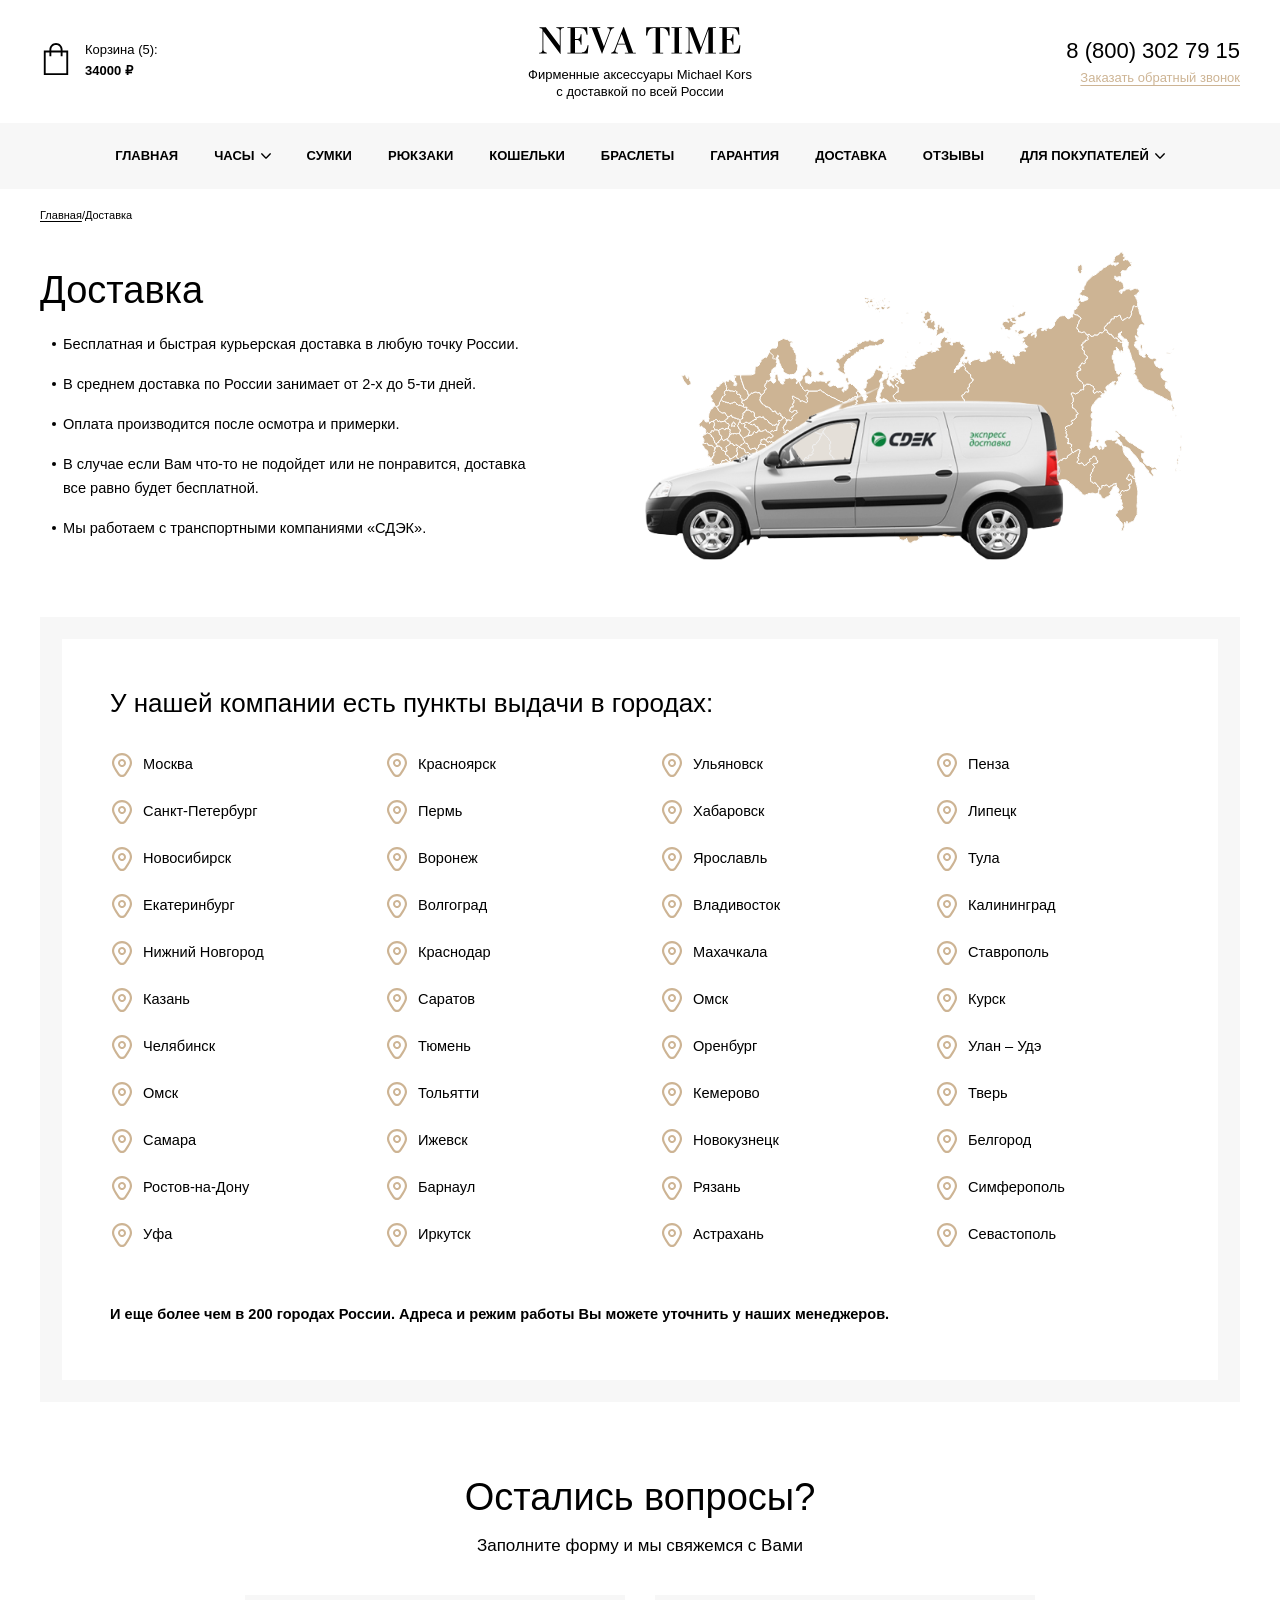
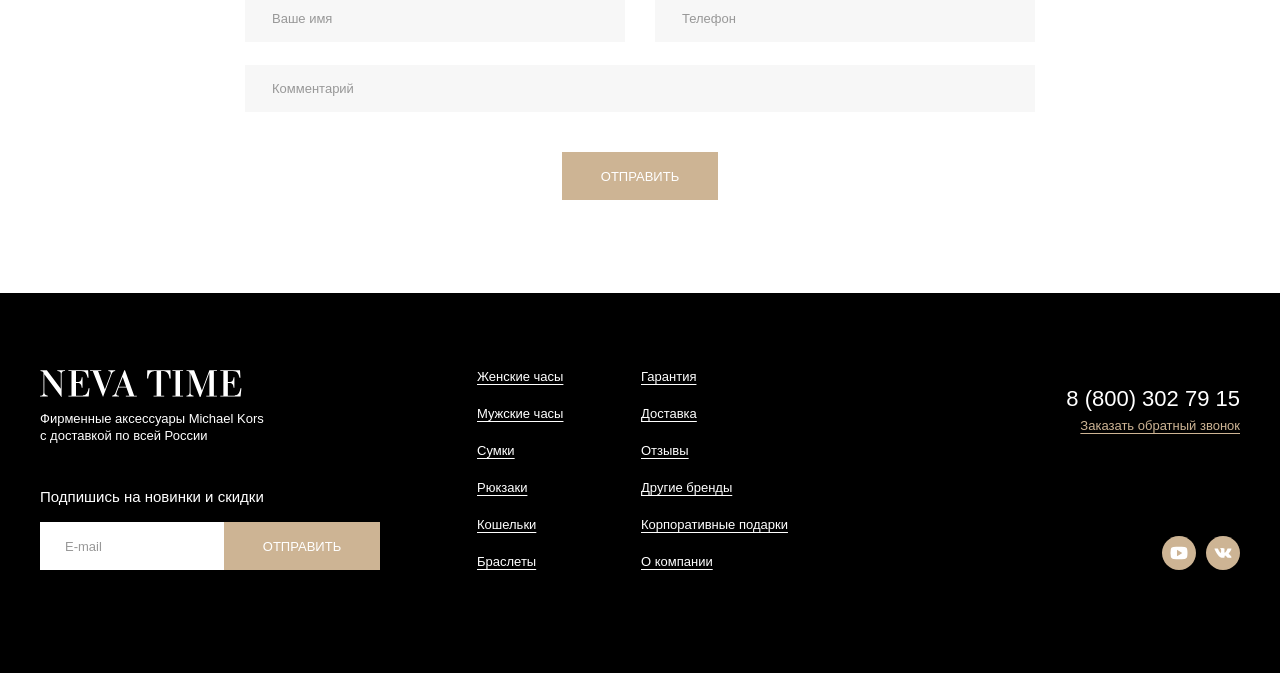
<file: delivery.html>
<!DOCTYPE html>
<html lang="ru">
<head>
  <meta charset="UTF-8">
  <meta name="viewport" content="width=device-width, initial-scale=1.0">
  <title>Доставка — NEVA TIME</title>
  <link rel="stylesheet" href="css/style.css">
  <link rel="stylesheet" href="css/delivery.css">
  <link rel="stylesheet" href="css/mobile.css">
</head>
<body>
  <header class="header">
    <div class="container">
      <button class="shinjiBurger"><span></span><span></span><span></span></button>
      <a class="cart" href="catalog.html">
        <img src="img/icons/cart.svg" alt="Корзина">
        <span class="cart-text">Корзина (<span class="asukaCartCount">5</span>): <br><b class="asukaCartSum">34&nbsp;000&nbsp;₽</b></span>
      </a>
      <a class="logo" href="index.html">
        <img src="img/icons/logo.svg" alt="NEVA TIME">
        <span>Фирменные аксессуары Michael Kors <br>с доставкой по всей России</span>
      </a>
      <div class="phone">
        <a class="phone-number" href="tel:88003027915">8 (800) 302 79 15</a>
        <a class="callback" href="#seeleQuestions">Заказать обратный звонок</a>
      </div>
    </div>
  </header>

  <nav class="nervNav">
    <ul class="nav-list">
      <li class="nav-item"><a href="index.html">Главная</a></li>
      <li class="nav-item has-drop">
        <a class="drop-link" href="#">Часы<img src="img/icons/chevron.svg" alt=""></a>
        <ul class="dropdown">
          <li><a href="catalog.html">Женские часы</a></li>
          <li><a href="catalog.html">Мужские часы</a></li>
        </ul>
      </li>
      <li class="nav-item"><a href="#">Сумки</a></li>
      <li class="nav-item"><a href="#">Рюкзаки</a></li>
      <li class="nav-item"><a href="#">Кошельки</a></li>
      <li class="nav-item"><a href="#">Браслеты</a></li>
      <li class="nav-item"><a href="#">Гарантия</a></li>
      <li class="nav-item"><a href="delivery.html">Доставка</a></li>
      <li class="nav-item"><a href="#">Отзывы</a></li>
      <li class="nav-item has-drop">
        <a class="drop-link" href="#">Для покупателей<img src="img/icons/chevron.svg" alt=""></a>
        <ul class="dropdown dropdown--wide">
          <li><a href="certificate.html">Подарочный сертификат</a></li>
          <li><a href="about.html">О компании</a></li>
          <li><a href="delivery.html">Доставка</a></li>
        </ul>
      </li>
    </ul>
  </nav>

  <main class="container">
    <div class="delivery-top">
      <div class="breadcrumbs"><a href="index.html">Главная</a>/Доставка</div>
      <h1>Доставка</h1>
      <ul class="delivery-list">
        <li>Бесплатная и быстрая курьерская доставка в любую точку России.</li>
        <li>В среднем доставка по России занимает от 2-х до 5-ти дней.</li>
        <li>Оплата производится после осмотра и примерки.</li>
        <li>В случае если Вам что-то не подойдет или не понравится, доставка <br>все равно будет бесплатной.</li>
        <li>Мы работаем с транспортными компаниями «СДЭК».</li>
      </ul>
      <div class="delivery-pic">
        <img class="delivery-map" src="img/icons/russia-map.svg" alt="">
        <img class="delivery-car" src="img/delivery-car.png" alt="Доставка СДЭК">
      </div>
    </div>

    <section class="cities">
      <h2>У нашей компании есть пункты выдачи в городах:</h2>
      <ul class="city-list">
        <li><img src="img/icons/pin.svg" alt="">Москва</li>
        <li><img src="img/icons/pin.svg" alt="">Санкт-Петербург</li>
        <li><img src="img/icons/pin.svg" alt="">Новосибирск</li>
        <li><img src="img/icons/pin.svg" alt="">Екатеринбург</li>
        <li><img src="img/icons/pin.svg" alt="">Нижний Новгород</li>
        <li><img src="img/icons/pin.svg" alt="">Казань</li>
        <li><img src="img/icons/pin.svg" alt="">Челябинск</li>
        <li><img src="img/icons/pin.svg" alt="">Омск</li>
        <li><img src="img/icons/pin.svg" alt="">Самара</li>
        <li><img src="img/icons/pin.svg" alt="">Ростов-на-Дону</li>
        <li><img src="img/icons/pin.svg" alt="">Уфа</li>
        <li><img src="img/icons/pin.svg" alt="">Красноярск</li>
        <li><img src="img/icons/pin.svg" alt="">Пермь</li>
        <li><img src="img/icons/pin.svg" alt="">Воронеж</li>
        <li><img src="img/icons/pin.svg" alt="">Волгоград</li>
        <li><img src="img/icons/pin.svg" alt="">Краснодар</li>
        <li><img src="img/icons/pin.svg" alt="">Саратов</li>
        <li><img src="img/icons/pin.svg" alt="">Тюмень</li>
        <li><img src="img/icons/pin.svg" alt="">Тольятти</li>
        <li><img src="img/icons/pin.svg" alt="">Ижевск</li>
        <li><img src="img/icons/pin.svg" alt="">Барнаул</li>
        <li><img src="img/icons/pin.svg" alt="">Иркутск</li>
        <li><img src="img/icons/pin.svg" alt="">Ульяновск</li>
        <li><img src="img/icons/pin.svg" alt="">Хабаровск</li>
        <li><img src="img/icons/pin.svg" alt="">Ярославль</li>
        <li><img src="img/icons/pin.svg" alt="">Владивосток</li>
        <li><img src="img/icons/pin.svg" alt="">Махачкала</li>
        <li><img src="img/icons/pin.svg" alt="">Омск</li>
        <li><img src="img/icons/pin.svg" alt="">Оренбург</li>
        <li><img src="img/icons/pin.svg" alt="">Кемерово</li>
        <li><img src="img/icons/pin.svg" alt="">Новокузнецк</li>
        <li><img src="img/icons/pin.svg" alt="">Рязань</li>
        <li><img src="img/icons/pin.svg" alt="">Астрахань</li>
        <li><img src="img/icons/pin.svg" alt="">Пенза</li>
        <li><img src="img/icons/pin.svg" alt="">Липецк</li>
        <li><img src="img/icons/pin.svg" alt="">Тула</li>
        <li><img src="img/icons/pin.svg" alt="">Калининград</li>
        <li><img src="img/icons/pin.svg" alt="">Ставрополь</li>
        <li><img src="img/icons/pin.svg" alt="">Курск</li>
        <li><img src="img/icons/pin.svg" alt="">Улан – Удэ</li>
        <li><img src="img/icons/pin.svg" alt="">Тверь</li>
        <li><img src="img/icons/pin.svg" alt="">Белгород</li>
        <li><img src="img/icons/pin.svg" alt="">Симферополь</li>
        <li><img src="img/icons/pin.svg" alt="">Севастополь</li>
      </ul>
      <p class="cities-note">И еще более чем в 200 городах России. Адреса и режим работы Вы можете уточнить у наших менеджеров.</p>
    </section>
  </main>

  <section class="seeleQuestions delivery-questions">
    <h2>Остались вопросы?</h2>
    <p class="questions-sub">Заполните форму и мы свяжемся с Вами</p>
    <div class="form">
      <input class="gendoName" type="text" placeholder="Ваше имя">
      <input class="fuyutsukiPhone" type="text" placeholder="Телефон">
      <input type="text" class="wide ritsukoComment" placeholder="Комментарий">
    </div>
    <button class="btn-beige misatoBtn">Отправить</button>
    <p class="makotoMessage"></p>
  </section>

  <footer class="footer">
    <div class="container">
      <img class="footer-logo" src="img/icons/logo.svg" alt="NEVA TIME">
      <p class="footer-brand">Фирменные аксессуары Michael Kors <br>с доставкой по всей России</p>
      <p class="footer-subscribe-title">Подпишись на новинки и скидки</p>
      <div class="subscribe-form">
        <input class="kajiEmail" type="text" placeholder="E-mail">
        <button class="reiBtn">Отправить</button>
      </div>
      <ul class="footer-links footer-links--1">
        <li><a href="catalog.html">Женские часы</a></li>
        <li><a href="catalog.html">Мужские часы</a></li>
        <li><a href="#">Сумки</a></li>
        <li><a href="#">Рюкзаки</a></li>
        <li><a href="#">Кошельки</a></li>
        <li><a href="#">Браслеты</a></li>
      </ul>
      <ul class="footer-links footer-links--2">
        <li><a href="#">Гарантия</a></li>
        <li><a href="delivery.html">Доставка</a></li>
        <li><a href="#">Отзывы</a></li>
        <li><a href="about.html#ikariBrands">Другие бренды</a></li>
        <li><a href="certificate.html">Корпоративные подарки</a></li>
        <li><a href="about.html">О компании</a></li>
      </ul>
      <div class="footer-phone">
        <a class="phone-number" href="tel:88003027915">8 (800) 302 79 15</a>
        <a class="callback" href="#seeleQuestions">Заказать обратный звонок</a>
      </div>
      <div class="footer-social">
        <a href="#"><img src="img/icons/youtube.svg" alt="YouTube"></a>
        <a href="#"><img src="img/icons/vk.svg" alt="ВКонтакте"></a>
      </div>
    </div>
  </footer>
  <script src="js/script.js"></script>
</body>
</html>
</file>
<file: css/style.css>
* {
  box-sizing: border-box;
  margin: 0;
  padding: 0;
}

body {
  font-family: Arial, sans-serif;
  font-weight: 300;
  font-size: 14.6px;
  line-height: 1.5;
  color: #000;
  background: #fff;
  min-width: 1240px;
}

a {
  color: inherit;
  text-decoration: none;
}

ul {
  list-style: none;
}

img {
  display: block;
}

button,
input {
  font-family: inherit;
  font-size: inherit;
  border: none;
  outline: none;
  border-radius: 0;
}

button {
  cursor: pointer;
}

.container {
  width: 1200px;
  margin: 0 auto;
  position: relative;
}

h1 {
  font-size: 38px;
  font-weight: 500;
  line-height: 56px;
}

h2 {
  font-size: 38px;
  font-weight: 500;
  line-height: 56px;
}

.header {
  height: 123px;
  background: #fff;
}

.header .container {
  height: 123px;
}

.cart {
  position: absolute;
  left: 0;
  top: 43px;
  display: flex;
  align-items: flex-start;
  gap: 13px;
}

.cart img {
  width: 32px;
  height: 32px;
}

.cart-text {
  font-size: 13px;
  line-height: 21px;
  margin-top: -4px;
}

.cart-text b {
  font-weight: 600;
}

.logo {
  position: absolute;
  left: 50%;
  top: 27px;
  width: 340px;
  margin-left: -170px;
  text-align: center;
  font-size: 13px;
  font-weight: 400;
  line-height: 17px;
}

.logo img {
  width: 202px;
  height: 28px;
  margin: 0 auto 11px;
}

.phone {
  position: absolute;
  right: 0;
  top: 38px;
  text-align: right;
}

.phone-number {
  display: block;
  font-size: 22px;
  font-weight: 500;
  line-height: 26px;
}

.callback {
  display: inline-block;
  margin-top: 5px;
  font-size: 13px;
  line-height: 18px;
  color: #cdb494;
  text-decoration: underline;
  text-underline-offset: 3px;
}

.nervNav {
  position: relative;
  z-index: 50;
  height: 66px;
  background: #f7f7f7;
}

.nav-list {
  display: flex;
  justify-content: center;
}

.nav-item {
  position: relative;
}

.nav-item > a {
  display: flex;
  align-items: center;
  gap: 6px;
  height: 66px;
  padding: 0 18px;
  font-size: 13px;
  font-weight: 600;
  text-transform: uppercase;
}

.nav-item > a img {
  width: 10px;
  height: 10px;
  transition: transform 0.2s;
}

.nav-item:hover > a img {
  transform: rotate(180deg);
}

.dropdown {
  display: none;
  position: absolute;
  top: 66px;
  left: 50%;
  width: 161px;
  margin-left: -80px;
  padding: 17px 0 15px;
  background: #cdb494;
}

.dropdown::before {
  content: '';
  position: absolute;
  top: -9px;
  left: 50%;
  margin-left: -9px;
  border-left: 9px solid transparent;
  border-right: 9px solid transparent;
  border-bottom: 9px solid #cdb494;
}

.nav-item:hover .dropdown {
  display: block;
}

.dropdown--wide {
  width: 230px;
  margin-left: -115px;
}

.dropdown a {
  display: block;
  padding: 0 26px;
  font-size: 13px;
  font-weight: 400;
  line-height: 38px;
  color: #fff;
}

.dropdown a:hover {
  text-decoration: underline;
}

.breadcrumbs {
  padding-top: 17px;
  font-size: 11px;
  line-height: 18px;
}

.breadcrumbs a {
  text-decoration: underline;
  text-underline-offset: 2px;
}

.btn-outline {
  display: inline-flex;
  align-items: center;
  justify-content: center;
  height: 48px;
  padding: 0 31px;
  border: 1px solid #000;
  background: #fff;
  font-size: 13px;
  font-weight: 500;
  text-transform: uppercase;
  transition: background 0.2s, color 0.2s;
}

.btn-outline:hover {
  background: #000;
  color: #fff;
}

.btn-beige {
  display: block;
  width: 156px;
  height: 48px;
  background: #cdb494;
  color: #fff;
  font-size: 13px;
  font-weight: 500;
  text-transform: uppercase;
  transition: background 0.2s;
}

.btn-beige:hover {
  background: #000;
}

.seeleQuestions {
  position: relative;
  padding: 73px 0 93px;
  text-align: center;
}

.questions--gray {
  background: #f7f7f7;
}

.questions-sub {
  margin-top: 8px;
  font-size: 17px;
  font-weight: 400;
  line-height: 26px;
}

.form {
  display: flex;
  flex-wrap: wrap;
  gap: 23px 30px;
  width: 790px;
  margin: 36px auto 0;
}

.form input {
  width: 380px;
  height: 47px;
  padding: 0 27px;
  background: #f7f7f7;
  font-size: 13px;
  font-weight: 300;
}

.form input.wide {
  width: 790px;
}

.form input::placeholder {
  color: #989898;
}

.questions--gray .form input {
  background: #fff;
}

.seeleQuestions .btn-beige {
  margin: 40px auto 0;
}

.makotoMessage {
  position: absolute;
  left: 0;
  right: 0;
  bottom: 40px;
  font-size: 13px;
  font-weight: 400;
  color: #2e9b4f;
}

.makotoMessage.error {
  color: #ff543d;
}

.footer {
  height: 380px;
  background: #000;
  color: #fff;
}

.footer .container {
  height: 380px;
}

.footer-logo {
  position: absolute;
  left: 0;
  top: 77px;
  width: 202px;
  height: 28px;
  filter: invert(1);
}

.footer-brand {
  position: absolute;
  left: 0;
  top: 117px;
  font-size: 13px;
  font-weight: 400;
  line-height: 17px;
}

.footer-subscribe-title {
  position: absolute;
  left: 0;
  top: 192px;
  font-size: 15px;
  font-weight: 500;
  line-height: 24px;
}

.subscribe-form {
  position: absolute;
  left: 0;
  top: 229px;
  width: 340px;
  height: 48px;
  background: #fff;
}

.subscribe-form input {
  width: 184px;
  height: 48px;
  padding: 0 25px;
  background: #fff;
  font-size: 13px;
  font-weight: 300;
}

.subscribe-form input::placeholder {
  color: #989898;
}

.subscribe-form button {
  position: absolute;
  right: 0;
  top: 0;
  width: 156px;
  height: 48px;
  background: #cdb494;
  color: #fff;
  font-size: 13px;
  font-weight: 500;
  text-transform: uppercase;
}

.subscribe-form button:hover {
  background: #b89d7c;
}

.footer-links {
  position: absolute;
  top: 72px;
}

.footer-links--1 {
  left: 437px;
}

.footer-links--2 {
  left: 601px;
}

.footer-links li {
  height: 37px;
  font-size: 13px;
  line-height: 24px;
  padding-top: 0;
}

.footer-links a {
  text-decoration: underline;
  text-underline-offset: 3px;
}

.footer-links a:hover {
  color: #cdb494;
}

.footer-phone {
  position: absolute;
  right: 0;
  top: 93px;
  text-align: right;
}

.footer-phone .phone-number {
  font-size: 22px;
}

.footer-social {
  position: absolute;
  right: 0;
  top: 243px;
  display: flex;
  gap: 10px;
}

.footer-social img {
  width: 34px;
  height: 34px;
}
</file>
<file: css/home.css>
.hero {
  position: relative;
  height: 638px;
  background: #e5edef;
  overflow: hidden;
}

.hero-img {
  position: absolute;
  top: -8px;
  left: 50%;
  margin-left: -679px;
  width: 1736px;
  height: auto;
}

.hero-fade {
  position: absolute;
  top: 0;
  left: 50%;
  margin-left: -679px;
  width: 254px;
  height: 100%;
  background: linear-gradient(to right, #e5edef, rgba(229, 237, 239, 0));
}

.hero-content {
  position: absolute;
  left: 0;
  top: 192px;
}

.hero-content h1 {
  font-size: 53px;
  line-height: 70px;
}

.hero-buttons {
  display: flex;
  gap: 31px;
  margin-top: 33px;
}

.hero-buttons .btn-outline {
  background: transparent;
}

.hero-buttons .btn-outline:hover {
  background: #000;
}

.categories {
  padding: 100px 0;
}

.category {
  display: flex;
  align-items: center;
  gap: 59px;
  margin-bottom: 100px;
}

.category:last-child {
  margin-bottom: 0;
}

.category--reverse {
  flex-direction: row-reverse;
}

.category img {
  width: 790px;
  height: 374px;
  object-fit: cover;
}

.category-text {
  width: 351px;
}

.category-text h2 {
  font-size: 34px;
  line-height: 50px;
}

.category-text .btn-outline {
  margin-top: 24px;
  min-width: 181px;
  height: 47px;
}

.reasons {
  padding: 82px 0 95px;
  background: #f7f7f7;
}

.reasons h2 {
  font-size: 34px;
  line-height: 50px;
  text-align: center;
}

.angelReasons {
  display: flex;
  flex-wrap: wrap;
  justify-content: center;
  width: 1230px;
  margin: 40px auto 0;
  row-gap: 63px;
}

.reason {
  width: 410px;
  text-align: center;
}

.reason-icon {
  display: flex;
  align-items: center;
  justify-content: center;
  width: 70px;
  height: 70px;
  margin: 0 auto;
  border-radius: 50%;
  background: #cdb494;
}

.reason-icon img {
  width: 36px;
  height: 36px;
  object-fit: contain;
}

.reason h3 {
  margin-top: 30px;
  font-size: 14.6px;
  font-weight: 500;
  line-height: 24px;
}

.reason p {
  margin-top: 15px;
  font-size: 13px;
  line-height: 25px;
}

.home-questions {
  padding-bottom: 100px;
}

.hero .container {
  height: 100%;
}
</file>
<file: css/mobile.css>
.shinjiBurger {
  display: none;
}

@media (max-width: 1239px) {
  body {
    min-width: 0;
  }

  .container {
    width: auto;
    max-width: 1200px;
    padding: 0 16px;
  }

  h1,
  h2 {
    font-size: 30px;
    line-height: 40px;
  }

  .header {
    height: auto;
  }

  .header .container {
    display: grid;
    grid-template-columns: 48px 1fr auto;
    grid-template-areas:
      "burger logo cart"
      "phone phone phone";
    align-items: center;
    gap: 8px 8px;
    height: auto;
    padding-top: 12px;
    padding-bottom: 12px;
  }

  .shinjiBurger {
    grid-area: burger;
    display: flex;
    flex-direction: column;
    justify-content: center;
    gap: 5px;
    width: 44px;
    height: 44px;
    padding: 0 10px;
    background: #f7f7f7;
  }

  .shinjiBurger span {
    display: block;
    height: 2px;
    background: #000;
    transition: transform 0.2s, opacity 0.2s;
  }

  .burger--open span:nth-child(1) {
    transform: translateY(7px) rotate(45deg);
  }

  .burger--open span:nth-child(2) {
    opacity: 0;
  }

  .burger--open span:nth-child(3) {
    transform: translateY(-7px) rotate(-45deg);
  }

  .logo {
    grid-area: logo;
    position: static;
    width: auto;
    margin: 0;
  }

  .logo img {
    width: 170px;
    height: auto;
    margin: 0 auto 6px;
  }

  .cart {
    grid-area: cart;
    position: static;
    align-items: center;
    gap: 8px;
  }

  .cart-text {
    margin-top: 0;
    font-size: 12px;
    line-height: 17px;
  }

  .phone {
    grid-area: phone;
    position: static;
    text-align: center;
  }

  .phone-number {
    font-size: 20px;
  }

  .nervNav {
    display: none;
    height: auto;
  }

  .nav--open {
    display: block;
  }

  .nav-list {
    display: block;
  }

  .nav-item > a {
    height: 52px;
    padding: 0 16px;
    border-bottom: 1px solid #e7e7e7;
  }

  .nav-item > a img {
    width: 12px;
    height: 12px;
    margin-left: auto;
  }

  .dropdown,
  .dropdown--wide {
    position: static;
    width: auto;
    margin: 0;
    padding: 6px 0;
  }

  .dropdown::before {
    display: none;
  }

  .dropdown a {
    padding: 0 32px;
    line-height: 44px;
  }

  .hero {
    height: auto;
  }

  .hero-img {
    position: static;
    width: 100%;
    height: 340px;
    margin: 0;
    object-fit: cover;
    object-position: 48% 30%;
  }

  .hero-fade {
    display: none;
  }

  .hero .container {
    height: auto;
  }

  .hero-content {
    position: static;
    padding: 28px 0 36px;
  }

  .hero-content h1 {
    font-size: 40px;
    line-height: 52px;
  }

  .hero-buttons {
    gap: 16px;
    margin-top: 24px;
  }

  .categories {
    padding: 48px 0;
  }

  .category {
    gap: 32px;
    margin-bottom: 48px;
  }

  .category img {
    flex: 1;
    min-width: 0;
    width: auto;
    height: 280px;
  }

  .category-text {
    width: 260px;
  }

  .category-text h2 {
    font-size: 26px;
    line-height: 36px;
  }

  .reasons {
    padding: 48px 0 56px;
  }

  .reasons h2 {
    font-size: 26px;
    line-height: 36px;
  }

  .angelReasons {
    width: auto;
    padding: 0 16px;
    column-gap: 24px;
    row-gap: 40px;
  }

  .reason {
    width: calc((100% - 48px) / 3);
  }

  .reason br,
  .about-text br,
  .cert-hero-text br,
  .step br,
  .condition br,
  .delivery-list br,
  .toujiTitle br,
  .hikariDesc br,
  .reasons h2 br,
  .footer-brand br {
    display: none;
  }

  .seeleQuestions {
    padding: 48px 16px 56px;
  }

  .questions-sub {
    font-size: 15px;
  }

  .form {
    flex-direction: column;
    gap: 16px;
    width: auto;
    max-width: 500px;
    margin-top: 28px;
  }

  .form input,
  .form input.wide {
    width: 100%;
    height: 48px;
    font-size: 16px;
  }

  .seeleQuestions .btn-beige {
    width: 100%;
    max-width: 500px;
    margin-top: 24px;
  }

  .makotoMessage {
    position: static;
    margin-top: 16px;
    padding: 0 16px;
  }

  .footer,
  .footer .container {
    height: auto;
  }

  .footer .container {
    display: grid;
    grid-template-columns: 1fr 1fr;
    gap: 0 16px;
    padding-top: 40px;
    padding-bottom: 40px;
  }

  .footer-logo,
  .footer-brand,
  .footer-subscribe-title,
  .subscribe-form,
  .footer-links,
  .footer-phone,
  .footer-social {
    position: static;
  }

  .footer-logo {
    grid-column: 1 / -1;
    width: 170px;
    height: auto;
  }

  .footer-brand {
    grid-column: 1 / -1;
    margin-top: 12px;
  }

  .footer-subscribe-title {
    grid-column: 1 / -1;
    margin-top: 28px;
  }

  .subscribe-form {
    grid-column: 1 / -1;
    display: flex;
    width: 100%;
    max-width: 400px;
    margin-top: 12px;
  }

  .subscribe-form input {
    flex: 1;
    width: auto;
    min-width: 0;
    padding: 0 16px;
    font-size: 16px;
  }

  .subscribe-form button {
    position: static;
    width: 130px;
    flex-shrink: 0;
  }

  .footer-links {
    margin-top: 28px;
  }

  .footer-links li {
    height: auto;
    margin-bottom: 12px;
  }

  .footer-phone {
    grid-column: 1 / -1;
    margin-top: 16px;
    text-align: left;
  }

  .footer-social {
    grid-column: 1 / -1;
    margin-top: 24px;
  }

  .slider {
    width: auto;
    height: auto;
    min-height: 380px;
    margin: 16px 16px 0;
    padding: 40px 72px 64px;
  }

  .slider-img {
    top: 0;
    left: 0;
    width: 100%;
    height: 100%;
    object-fit: cover;
  }

  .slider-shade {
    background: rgba(0, 0, 0, 0.62);
  }

  .slider-text,
  .pennpennNote {
    position: relative;
    left: auto;
    top: auto;
  }

  .toujiTitle {
    font-size: 26px;
    line-height: 34px;
  }

  .pennpennNote {
    margin-top: 16px;
  }

  .slider-arrow {
    top: 50%;
    margin-top: -30px;
  }

  .slider-dots {
    top: auto;
    bottom: 14px;
    gap: 8px;
  }

  .dot {
    width: 24px;
    height: 24px;
  }

  .dot::before {
    width: 10px;
    height: 10px;
  }

  .dot.active::before {
    width: 12px;
    height: 12px;
  }

  .catalog-head {
    flex-direction: column;
    align-items: stretch;
    gap: 16px;
    height: auto;
    margin-top: 28px;
  }

  .catalog-head h1 {
    line-height: 40px;
  }

  .search {
    width: 100%;
  }

  .search input {
    font-size: 16px;
  }

  .evaProducts {
    grid-template-columns: repeat(3, 1fr);
    column-gap: 16px;
    row-gap: 16px;
  }

  .card {
    height: auto;
    padding-bottom: 24px;
  }

  .card img {
    width: 140px;
    height: 200px;
    object-fit: contain;
  }

  .card-name {
    margin-top: 20px;
    padding: 0 8px;
  }

  .btn-cart {
    width: 100%;
    max-width: 151px;
  }

  .ayanamiMore {
    margin-bottom: 56px;
  }

  .about-top,
  .delivery-top {
    height: auto;
    padding-bottom: 40px;
  }

  .about-top h1,
  .delivery-top h1 {
    margin-top: 24px;
  }

  .about-text p,
  .cert-hero-text p,
  .delivery-list li {
    white-space: normal;
  }

  .about-cert {
    position: static;
    width: 100%;
    max-width: 612px;
    height: auto;
    margin: 24px auto 0;
  }

  .contacts {
    height: auto;
    padding: 28px 20px 32px;
    border-width: 12px;
  }

  .contacts h2,
  .cities h2 {
    font-size: 22px;
    line-height: 30px;
  }

  .contacts-body {
    margin-top: 20px;
  }

  .contact-row,
  .contact-vk {
    position: static;
    height: auto;
    align-items: flex-start;
    margin-top: 20px;
    white-space: normal;
  }

  .contact-row img {
    flex-shrink: 0;
  }

  .contact-row--right {
    left: auto;
    gap: 14px;
  }

  .contact-vk {
    gap: 14px;
    margin-top: 28px;
  }

  .contact-vk img {
    flex-shrink: 0;
  }

  .ikariBrands {
    padding: 48px 0 56px;
  }

  .ikariBrands h2,
  .steps h2,
  .conditions h2 {
    font-size: 26px;
    line-height: 36px;
  }

  .brands-list {
    gap: 16px;
  }

  .brand {
    flex: 1;
    width: auto;
    height: 120px;
  }

  .brand img,
  .brand--armani img,
  .brand--diesel img,
  .brand--calvin img {
    width: auto;
    max-width: 80%;
    max-height: 100px;
  }

  .cert-hero {
    flex-direction: column;
    align-items: stretch;
    height: auto;
    padding-top: 24px;
    padding-bottom: 40px;
  }

  .cert-hero .breadcrumbs {
    position: static;
    padding-top: 0;
  }

  .cert-hero-text {
    width: auto;
    margin-top: 16px;
  }

  .cert-hero-img {
    position: relative;
    left: auto;
    top: auto;
    width: 100%;
    max-width: 514px;
    height: auto;
    aspect-ratio: 514 / 417;
    margin: 24px auto 0;
  }

  .cert-hero-img img {
    left: -24.7%;
    top: -12.5%;
    width: 156.6%;
  }

  .steps,
  .conditions {
    height: auto;
    padding: 48px 0 56px;
  }

  .steps-list,
  .conditions-list {
    width: auto;
    gap: 24px;
    margin-top: 32px;
    padding: 0 16px;
  }

  .step,
  .condition {
    flex: 1;
    width: auto;
  }

  .delivery-pic {
    position: relative;
    left: auto;
    top: auto;
    width: 100%;
    max-width: 606px;
    height: auto;
    aspect-ratio: 606 / 343;
    margin: 24px auto 0;
  }

  .delivery-map {
    left: 21.3%;
    width: 83%;
    height: 85.4%;
  }

  .delivery-car {
    top: 19.2%;
    width: 100%;
    height: 80.8%;
  }

  .cities {
    padding: 28px 20px 32px;
    border-width: 12px;
  }

  .city-list {
    grid-auto-flow: row;
    grid-template-rows: none;
    grid-template-columns: repeat(3, 1fr);
    row-gap: 14px;
    column-gap: 8px;
    margin-top: 24px;
  }

  .city-list li {
    gap: 6px;
  }

  .cities-note {
    margin-top: 28px;
  }

  .delivery-questions {
    padding-top: 48px;
  }
}

@media (max-width: 767px) {
  body {
    font-size: 14px;
  }

  h1,
  h2 {
    font-size: 24px;
    line-height: 32px;
  }

  .logo span {
    display: none;
  }

  .logo img {
    width: 150px;
    margin-bottom: 0;
  }

  .phone-number {
    font-size: 18px;
  }

  .hero-img {
    height: 260px;
  }

  .hero-content {
    padding: 24px 0 32px;
  }

  .hero-content h1 {
    font-size: 32px;
    line-height: 42px;
  }

  .hero-buttons .btn-outline {
    flex: 1;
    padding: 0 8px;
  }

  .category,
  .category--reverse {
    flex-direction: column;
    align-items: stretch;
    gap: 20px;
    margin-bottom: 40px;
  }

  .category img {
    flex: none;
    width: 100%;
    height: 200px;
  }

  .category-text {
    width: auto;
  }

  .category-text h2,
  .reasons h2,
  .ikariBrands h2,
  .steps h2,
  .conditions h2 {
    font-size: 22px;
    line-height: 30px;
  }

  .angelReasons {
    flex-direction: column;
    align-items: center;
    row-gap: 36px;
  }

  .reason {
    width: 100%;
    max-width: 420px;
  }

  .slider {
    min-height: 440px;
    margin: 12px 12px 0;
    padding: 28px 16px 120px;
  }

  .toujiTitle {
    font-size: 22px;
    line-height: 30px;
  }

  .hikariDesc {
    font-size: 14px;
    line-height: 22px;
  }

  .slider-arrow {
    top: auto;
    bottom: 4px;
    margin-top: 0;
  }

  .slider-arrow--left {
    left: 4px;
  }

  .slider-arrow--right {
    right: 4px;
  }

  .evaProducts {
    grid-template-columns: repeat(2, 1fr);
    column-gap: 12px;
  }

  .card img {
    width: 110px;
    height: 157px;
  }

  .card-name {
    margin-top: 16px;
    padding: 0 4px;
  }

  .brands-list {
    flex-direction: column;
  }

  .brand {
    flex: none;
    width: 100%;
  }

  .steps-list,
  .conditions-list {
    flex-direction: column;
    gap: 36px;
  }

  .city-list {
    grid-template-columns: repeat(2, 1fr);
  }

  .footer .container {
    grid-template-columns: 1fr 1fr;
  }
}

@media (max-width: 379px) {
  .cart-text {
    font-size: 11px;
  }
}
</file>
<file: css/about.css>
.about-top {
  position: relative;
  height: 502px;
}

.about-top h1 {
  margin-top: 38px;
}

.about-text {
  margin-top: 19px;
}

.about-text p {
  margin-bottom: 16px;
  font-size: 14.6px;
  line-height: 25px;
  white-space: nowrap;
}

.about-text a {
  text-decoration: underline;
  text-underline-offset: 3px;
}

.about-cert {
  position: absolute;
  left: 600px;
  top: 32px;
  width: 612px;
  height: 459px;
  object-fit: contain;
}

.contacts {
  padding: 40px 48px 0;
  height: 392px;
  border: 22px solid #f7f7f7;
  background: #fff;
}

.contacts h2 {
  font-size: 26px;
  line-height: 32px;
}

.contacts-body {
  position: relative;
  margin-top: 29px;
}

.contact-row {
  position: absolute;
  display: flex;
  align-items: center;
  gap: 14px;
  height: 24px;
  font-size: 14.6px;
  font-weight: 400;
  white-space: nowrap;
}

.contact-row img {
  width: 24px;
  height: 24px;
}

.contact-row b {
  font-weight: 600;
}

.contact-row a {
  font-weight: 600;
  text-decoration: underline;
  text-underline-offset: 3px;
}

.contact-row--right {
  left: 545px;
  gap: 9px;
}

.contact-hours {
  display: block;
  margin-top: 2px;
  font-size: 11px;
  line-height: 14px;
}

.contact-vk {
  position: absolute;
  left: 0;
  top: 190px;
  display: flex;
  align-items: center;
  gap: 18px;
  font-size: 14.6px;
  font-weight: 400;
  line-height: 20px;
}

.contact-vk img {
  width: 40px;
  height: 40px;
}

.contact-vk b {
  font-weight: 600;
}

.ikariBrands h2 {
  font-size: 34px;
  line-height: 50px;
  text-align: center;
}

.ikariBrands {
  padding: 65px 0 88px;
}

.brands-list {
  display: flex;
  justify-content: space-between;
  margin-top: 39px;
}

.brand {
  display: flex;
  align-items: center;
  justify-content: center;
  width: 380px;
  height: 159px;
  border: 1px solid #e7e7e7;
}

.brand img {
  max-width: 236px;
  max-height: 133px;
}

.brand--armani img {
  width: 225px;
}

.brand--diesel img {
  width: 219px;
}

.brand--calvin img {
  width: 236px;
}

.about-questions {
  padding-bottom: 93px;
}
</file>
<file: css/catalog.css>
.slider {
  position: relative;
  width: 1200px;
  height: 405px;
  margin: 20px auto 0;
  overflow: hidden;
  background: #000;
  color: #fff;
}

.slider-img {
  position: absolute;
  left: 0;
  top: -413px;
  width: 1475px;
  height: auto;
}

.slider-shade {
  position: absolute;
  left: 0;
  top: 0;
  width: 100%;
  height: 100%;
  background: linear-gradient(to right, #000, rgba(0, 0, 0, 0) 69%);
}

.slider-text {
  position: absolute;
  left: 84px;
  top: 89px;
}

.toujiTitle {
  font-size: 30px;
  font-weight: 500;
  line-height: 42px;
}

.hikariDesc {
  margin-top: 20px;
  font-size: 14.6px;
  font-weight: 300;
  line-height: 24.5px;
}

.pennpennNote {
  position: absolute;
  left: 84px;
  top: 301px;
  font-size: 11px;
}

.slider-arrow {
  position: absolute;
  top: 173px;
  width: 60px;
  height: 60px;
  background: transparent;
  display: flex;
  align-items: center;
  justify-content: center;
}

.slider-arrow img {
  height: 30px;
  width: auto;
}

.slider-arrow--left {
  left: 5px;
}

.slider-arrow--right {
  right: 5px;
}

.slider-dots {
  position: absolute;
  left: 0;
  right: 0;
  top: 374px;
  display: flex;
  justify-content: center;
  gap: 26px;
}

.dot {
  display: flex;
  align-items: center;
  justify-content: center;
  width: 10px;
  height: 10px;
  background: transparent;
  cursor: pointer;
}

.dot::before {
  content: '';
  width: 8px;
  height: 8px;
  border-radius: 50%;
  background: #fff;
}

.dot.active::before {
  width: 10px;
  height: 10px;
  background: transparent;
  border: 2px solid #fff;
}

.catalog-head {
  display: flex;
  align-items: center;
  justify-content: space-between;
  margin-top: 44px;
  height: 47px;
}

.catalog-head h1 {
  line-height: 47px;
}

.search {
  position: relative;
  width: 380px;
  height: 47px;
}

.search img {
  position: absolute;
  left: 16px;
  top: 16px;
  width: 14px;
  height: 14px;
}

.search input {
  width: 100%;
  height: 47px;
  padding: 0 20px 0 41px;
  background: #f7f7f7;
  font-size: 13px;
  font-weight: 300;
}

.search input::placeholder {
  color: #989898;
}

.evaProducts {
  display: grid;
  grid-template-columns: repeat(4, 277px);
  justify-content: space-between;
  row-gap: 8px;
  margin-top: 28px;
}

.card {
  position: relative;
  height: 445px;
  padding-top: 36px;
  text-align: center;
  transition: box-shadow 0.2s;
}

.card:hover {
  background: #fff;
  box-shadow: 0 4px 13px rgba(30, 35, 66, 0.11);
}

.card.hidden {
  display: none;
}

.card img {
  width: 160px;
  height: 229px;
  margin: 0 auto;
}

.badge {
  position: absolute;
  left: 0;
  top: 30px;
  width: 50px;
  height: 26px;
  background: #ff543d;
  color: #fff;
  font-size: 11px;
  font-weight: 500;
  line-height: 26px;
  text-transform: uppercase;
}

.badge:empty {
  display: none;
}

.badge--low {
  top: 37px;
}

.card-name {
  display: inline-block;
  margin-top: 34px;
  font-size: 13px;
  line-height: 20px;
  border-bottom: 1px solid transparent;
}

.card:hover .card-name {
  border-bottom-color: #000;
}

.card-price {
  margin-top: 8px;
  font-size: 13px;
  line-height: 20px;
}

.card-price s {
  margin-right: 8px;
  font-weight: 400;
}

.card-price b {
  font-weight: 600;
}

.btn-cart {
  display: block;
  width: 151px;
  height: 48px;
  margin: 22px auto 0;
  border: 1px solid #cdb494;
  background: #cdb494;
  color: #fff;
  font-size: 13px;
  font-weight: 500;
  text-transform: uppercase;
  transition: background 0.2s, border-color 0.2s;
}

.btn-cart--outline {
  background: #fff;
  color: #cdb494;
}

.card:hover .btn-cart {
  background: #000;
  border-color: #000;
  color: #fff;
}

.noAngel {
  display: none;
  margin-top: 28px;
  font-size: 17px;
  text-align: center;
}

.ayanamiMore {
  display: block;
  width: 181px;
  height: 47px;
  margin: 33px auto 92px;
  border: 1px solid #000;
  background: #fff;
  font-size: 13px;
  font-weight: 500;
  text-transform: uppercase;
}

.ayanamiMore:hover {
  background: #000;
  color: #fff;
}
</file>
<file: css/certificate.css>
.cert-hero {
  display: flex;
  align-items: center;
  height: 468px;
}

.cert-hero-text {
  width: 520px;
}

.cert-hero-text h1 {
  margin-bottom: 11px;
}

.cert-hero-text p {
  font-size: 14.6px;
  line-height: 24.5px;
  white-space: nowrap;
}

.cert-hero-img {
  position: absolute;
  left: 600px;
  top: 10px;
  width: 514px;
  height: 417px;
  overflow: hidden;
}

.cert-hero-img img {
  position: absolute;
  left: -127px;
  top: -52px;
  width: 805px;
  height: auto;
}

.steps {
  height: 477px;
  padding-top: 76px;
  background: #f7f7f7;
  text-align: center;
}

.steps h2,
.conditions h2 {
  font-size: 34px;
  line-height: 56px;
}

.steps-list,
.conditions-list {
  display: flex;
  justify-content: center;
  width: 1230px;
  margin: 50px auto 0;
}

.step,
.condition {
  width: 410px;
}

.step-num {
  display: flex;
  align-items: center;
  justify-content: center;
  width: 70px;
  height: 70px;
  margin: 0 auto;
  border-radius: 50%;
  background: #cdb494;
  color: #fff;
  font-size: 25px;
  font-weight: 500;
}

.step p {
  margin-top: 17px;
  font-size: 13px;
  line-height: 25px;
}

.conditions {
  height: 443px;
  padding-top: 76px;
  text-align: center;
}

.conditions-list {
  margin-top: 48px;
}

.condition img {
  width: 64px;
  height: 64px;
  margin: 0 auto;
  object-fit: contain;
}

.condition h3 {
  margin-top: 28px;
  font-size: 14.6px;
  font-weight: 500;
  line-height: 25px;
}

.cert-hero .breadcrumbs {
  position: absolute;
  left: 0;
  top: 0;
}
</file>
<file: css/delivery.css>
.delivery-top {
  position: relative;
  height: 428px;
}

.delivery-top h1 {
  margin-top: 38px;
}

.delivery-list {
  margin-top: 14px;
}

.delivery-list li {
  position: relative;
  margin-bottom: 16px;
  padding-left: 23px;
  font-size: 14.6px;
  line-height: 24px;
  white-space: nowrap;
}

.delivery-list li::before {
  content: '';
  position: absolute;
  left: 12px;
  top: 10px;
  width: 4px;
  height: 4px;
  border-radius: 50%;
  background: #000;
}

.delivery-pic {
  position: absolute;
  left: 511px;
  top: 62px;
  width: 606px;
  height: 343px;
}

.delivery-map {
  position: absolute;
  left: 129px;
  top: 0;
  width: 503px;
  height: 293px;
}

.delivery-car {
  position: absolute;
  left: 0;
  top: 66px;
  width: 606px;
  height: 277px;
}

.cities {
  padding: 48px 48px 54px;
  border: 22px solid #f7f7f7;
  background: #fff;
}

.cities h2 {
  font-size: 26px;
  line-height: 32px;
}

.city-list {
  display: grid;
  grid-auto-flow: column;
  grid-template-rows: repeat(11, 24px);
  grid-template-columns: repeat(4, 275px);
  row-gap: 23px;
  margin-top: 34px;
}

.city-list li {
  display: flex;
  align-items: center;
  gap: 9px;
  font-size: 14.6px;
  font-weight: 400;
}

.city-list img {
  width: 24px;
  height: 24px;
}

.cities-note {
  margin-top: 55px;
  font-size: 14.6px;
  font-weight: 600;
  line-height: 24px;
}

.delivery-questions {
  padding-top: 67px;
}
</file>
